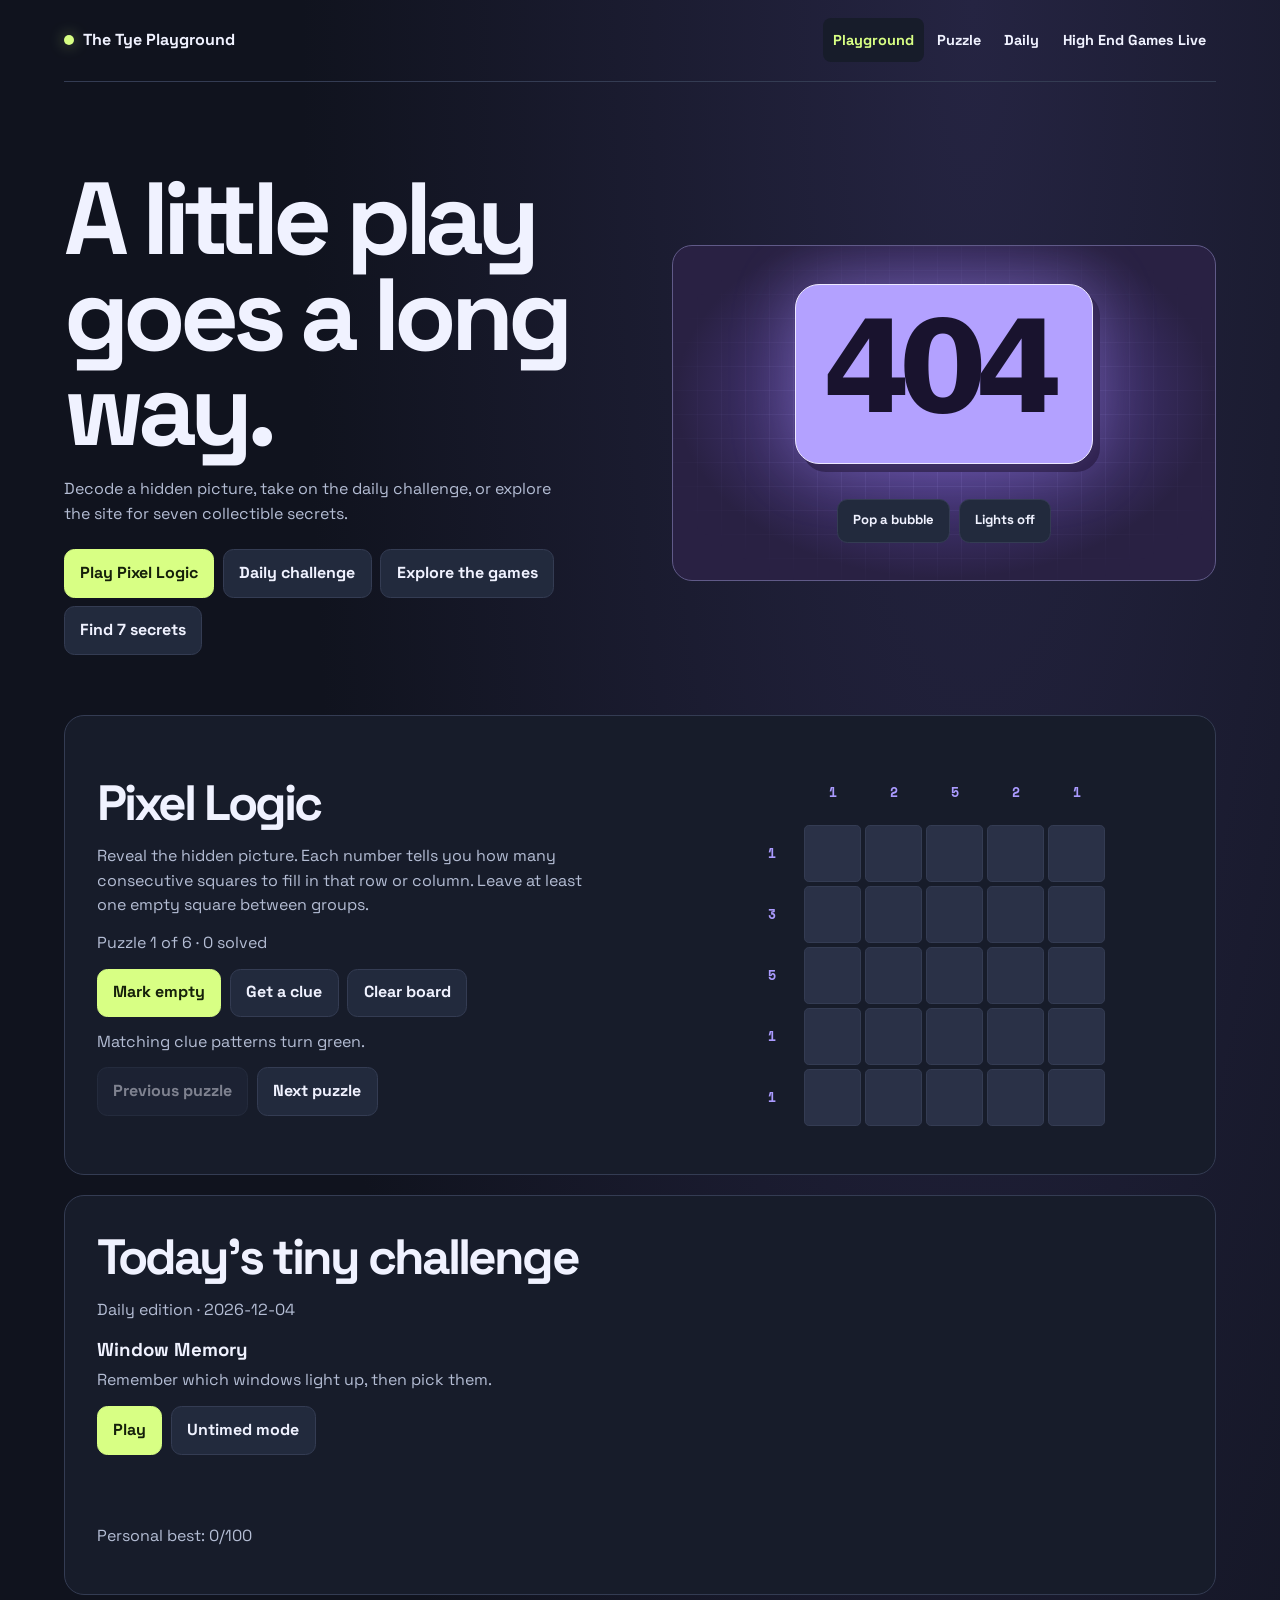
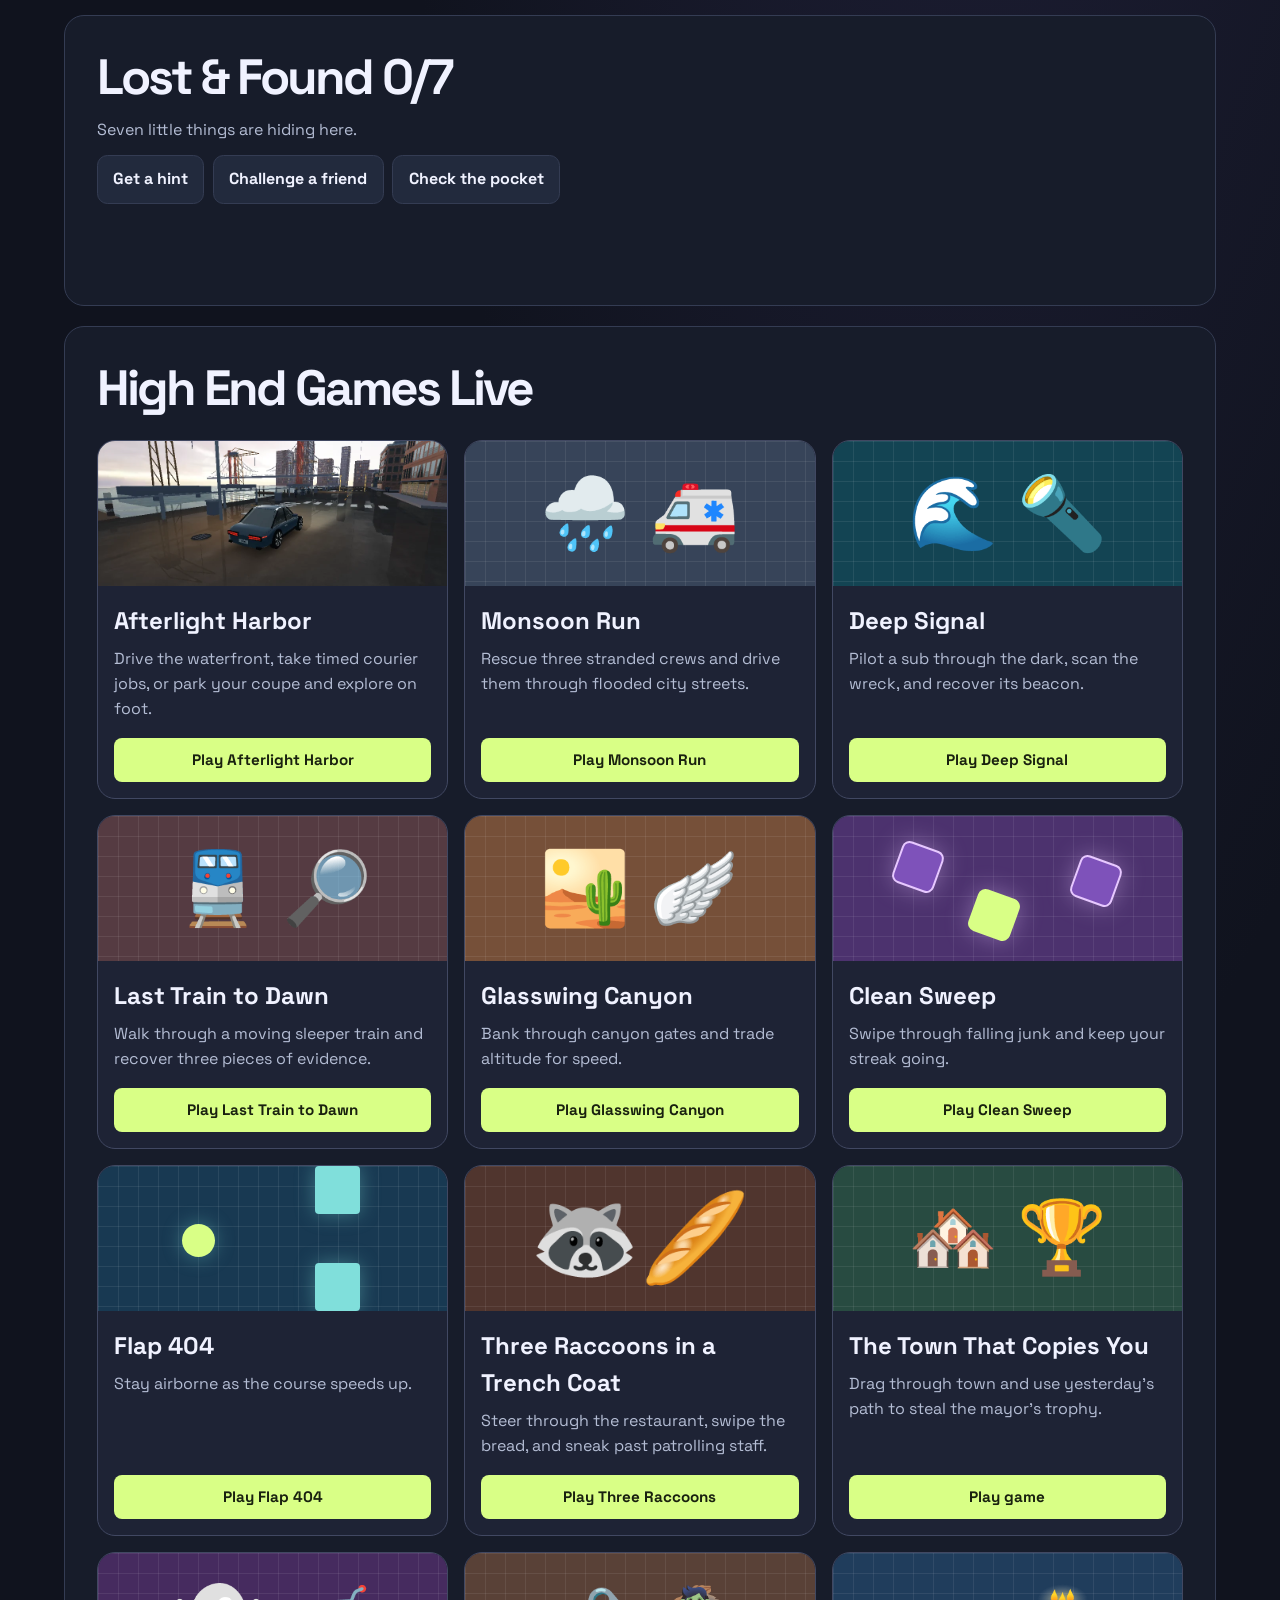
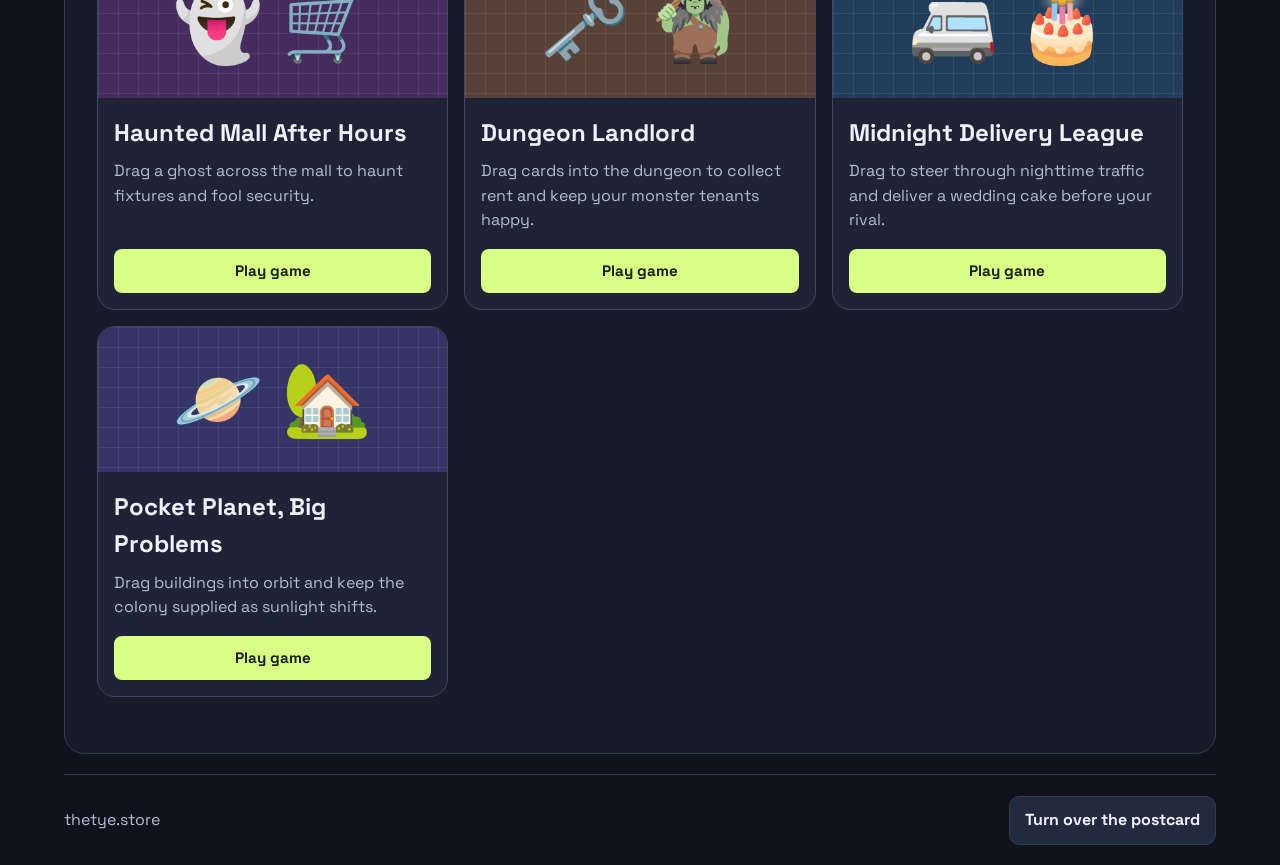
<file: index.html>
<!DOCTYPE html>
<html lang="en">
<head>
<meta charset="utf-8">
<meta name="viewport" content="width=device-width, initial-scale=1">
<title>The Tye Playground — Free Mini Games & Hidden Surprises</title>
<meta name="description" content="Solve a Pixel Logic picture puzzle, play a daily game, and find seven hidden surprises at The Tye Playground.">
<link rel="canonical" href="https://thetye.store/">
<meta property="og:title" content="The Tye Playground">
<meta property="og:description" content="A tiny daily game and seven hidden surprises. Come play.">
<link rel="stylesheet" href="./playground.css">
<style>
*{box-sizing:border-box}
body{margin:0;background:#f7f2e7;color:#212421;font:1rem/1.55 system-ui,sans-serif}
header,main,footer{width:min(68rem,calc(100% - 2rem));margin:auto}
header,footer{display:flex;align-items:center;justify-content:space-between;gap:1rem;padding:1.3rem 0}
a{color:inherit;text-underline-offset:.22em}
h1,h2,p{margin:0 0 .8rem}
h1{font:700 clamp(3rem,7vw,6rem)/.95 Georgia,serif;letter-spacing:-.06em}
h2{font:700 2rem/1.15 Georgia,serif}
button,.action{font:inherit;font-weight:700;cursor:pointer;border:2px solid #212421;border-radius:2rem;background:#fff9ed;color:#212421;padding:.65rem 1rem;text-decoration:none}
button:focus-visible,a:focus-visible{outline:3px solid #6344a8;outline-offset:4px}
.primary{background:#f9ce57}
.hero{display:grid;grid-template-columns:1fr 1fr;gap:2rem;align-items:center;padding:2rem 0}
.scene{min-height:20rem;border:2px solid #212421;border-radius:2rem;background:#c6dcca;display:grid;place-items:center;position:relative;padding:1rem}
.scene.night{background:#292640;color:#fff9ed}
.scene.night button{background:#ffe8a5}
.spinner{font:900 clamp(4rem,13vw,8rem)/1 system-ui,sans-serif;letter-spacing:-.1em;padding:.2em .32em .3em .2em;border-radius:1.5rem;background:#f9ce57;box-shadow:5px 5px #212421}
.toys,.actions,.row{display:flex;flex-wrap:wrap;gap:.55rem;align-items:center}
section.card{background:#fff9ed;border:2px solid #212421;border-radius:1.5rem;padding:clamp(1rem,4vw,2rem);margin:1rem 0}
.board{display:flex;flex-wrap:wrap;gap:.45rem;margin:1rem 0}
.board button{min-width:3.1rem;min-height:3.1rem}
.board .lit{background:#f9ce57}
.status{min-height:1.55em;margin:.8rem 0}
[hidden]{display:none!important}
@media(max-width:680px){.hero{grid-template-columns:1fr;gap:1rem;padding-top:1rem}.scene{min-height:17rem}}

:root{color-scheme:dark;--ink:#10131e;--panel:#171c2a;--line:#343c53;--paper:#f0f2ff;--muted:#b4bdd4;--accent:#d8ff84;--violet:#ab9bff}
body{background:var(--tye-backdrop);color:var(--paper);font-family:'Space Grotesk',system-ui,sans-serif}
header,main,footer{width:min(72rem,calc(100% - 2rem))}
header{border-bottom:1px solid var(--line);padding:1.15rem 0}

header #logo{border:0;padding:.2rem 0;background:none;color:var(--paper)}

h1,h2{font-family:'Space Grotesk',system-ui,sans-serif;color:var(--paper);letter-spacing:-.06em}
h1{font-size:clamp(3.15rem,8vw,7rem);line-height:.93;margin-bottom:1.25rem}
h2{font-size:clamp(2rem,5vw,3.1rem)}
h3{margin:.75rem 0 .25rem}
p,footer{color:var(--muted)}
.hero{gap:clamp(1.5rem,5vw,5rem);padding:clamp(2.5rem,7vw,6.5rem) 0 2.5rem}
.hero p{max-width:31rem;margin-bottom:1.4rem}
button,.action{border:1px solid var(--line);border-radius:.65rem;background:#222a3d;color:var(--paper);padding:.68rem .95rem;min-height:44px}
button:not(:disabled):hover,.action:hover{border-color:var(--accent)}
button:focus-visible,a:focus-visible{outline-color:var(--violet)}
button:disabled{opacity:.48;cursor:default}
.primary{background:var(--accent);color:#15200a;border-color:var(--accent)}
.scene{isolation:isolate;overflow:hidden;min-width:0;min-height:21rem;border:1px solid #605a88;border-radius:1.25rem;background:radial-gradient(ellipse at 50% 45%,#634ab0,#292143 70%);padding:1.25rem}
.scene::before{position:absolute;inset:0;content:"";z-index:-1;background:linear-gradient(90deg,#b7aaff25 1px,transparent 1px),linear-gradient(#b7aaff25 1px,transparent 1px);background-size:24px 24px;mask-image:radial-gradient(ellipse,#000,transparent 82%)}
.scene.night{background:radial-gradient(ellipse at 50% 45%,#253c57,#101522 75%)}
.scene.night button{background:#262e44;color:var(--paper)}
.spinner{border:1px solid #eee9ff;background:#b3a1ff;color:#19132e;box-shadow:0 0 4rem #b3a1ff55,7px 8px #261943;padding:.15em .32em .24em .2em}
.scene .toys{justify-content:center}
.scene .toys button{font-size:.82rem}
section.card{background:var(--panel);border:1px solid var(--line);border-radius:1.25rem;margin:1.25rem 0}
#daily .board .lit{background:var(--accent);color:#16200c}
#daily .board button[aria-pressed=true]{outline:2px solid var(--violet)}
.puzzle-layout{display:grid;grid-template-columns:minmax(0,1fr) minmax(0,1fr);align-items:center;gap:clamp(1rem,4vw,4rem)}
.puzzle-board{--cell:clamp(38px,10vw,57px);display:grid;grid-template-columns:repeat(6,var(--cell));grid-auto-rows:var(--cell);gap:4px;justify-content:center;margin-block:1rem}
.puzzle-board > *{min-width:0;min-height:0}
.puzzle-board span{display:grid;place-content:center;font:700 .8rem 'Space Mono',monospace;color:var(--violet);text-align:center}
.puzzle-board button{padding:0;border-radius:.3rem;background:#2a3147;font-weight:700;color:var(--paper);touch-action:manipulation;min-height:0}
.puzzle-board button[data-state=filled]{background:var(--accent);color:#18230d;border-color:var(--accent)}
.puzzle-board button[data-state=marked]{background:#232839;color:var(--violet)}
.puzzle-board button[data-hint=true]{outline:2px solid var(--violet);outline-offset:1px}
.puzzle-board span[data-match=true]{color:var(--accent)}
footer{border-top:1px solid var(--line)}
#collection{display:flex;flex-wrap:wrap;gap:.5rem;list-style:none;padding:0}
#collection li{padding:.25rem .65rem;border:1px solid var(--line);border-radius:.35rem}
@media(max-width:720px){.hero,.puzzle-layout{grid-template-columns:1fr}.hero{padding-top:2.4rem}.scene{min-height:16rem}.puzzle-board{justify-content:start}}
@media(max-width:360px){.puzzle-board{--cell:clamp(30px,10vw,36px)}header nav{gap:.55rem}}
</style>
</head>
<body>
<header class="tye-header">
<button id="logo" class="tye-brand" type="button">The Tye Playground</button>
<nav aria-label="Main"><a href="./" aria-current="page">Playground</a><a href="./#pattern">Puzzle</a><a href="./#daily">Daily</a><a href="./404.html#games">High End Games Live</a></nav>
</header>
<main>
<div class="hero">
<div>
<h1>A little play goes a long way.</h1>
<p>Decode a hidden picture, take on the daily challenge, or explore the site for seven collectible secrets.</p>
<div class="actions">
<a class="action primary" href="#pattern">Play Pixel Logic</a><a class="action" href="#daily">Daily challenge</a>
<a class="action" href="./404.html#games">Explore the games</a><a class="action" href="#secrets">Find 7 secrets</a>
</div>
</div>
<div class="scene" id="scene">
<button class="spinner" id="spinner" type="button" aria-label="Spin the 404">404</button>
<div class="toys">
<button id="bubble" type="button">Pop a bubble</button>
<button id="light" type="button" aria-pressed="false">Lights off</button>
<button id="ghost" type="button" hidden>Follow the footprints</button>
</div>
</div>
</div>
<section class="card puzzle-layout" id="pattern">
<div>
<h2>Pixel Logic</h2>
<p>Reveal the hidden picture. Each number tells you how many consecutive squares to fill in that row or column. Leave at least one empty square between groups.</p>
<p id="puzzleNumber"></p>
<div class="row">
<button class="primary" id="markMode" type="button" aria-pressed="false">Mark empty</button>
<button id="puzzleHint" type="button">Get a clue</button>
<button id="puzzleReset" type="button">Clear board</button>
</div>
<p class="status" id="puzzleStatus" role="status"></p>
<div class="row">
<button id="puzzlePrev" type="button">Previous puzzle</button>
<button id="puzzleNext" type="button">Next puzzle</button>
</div>
</div>
<div id="puzzleBoard" class="puzzle-board" role="group" aria-label="Pixel Logic puzzle"></div>
</section>
<section class="card" id="daily">
<h2>Today’s tiny challenge</h2>
<p id="dailyDate"></p>
<h3 id="gameName"></h3>
<p id="instructions"></p>
<div class="row">
<button class="primary" id="start" type="button">Play</button>
<button id="relaxed" type="button" aria-pressed="false">Untimed mode</button>
</div>
<div class="board" id="board"></div>
<p class="status" id="gameStatus" role="status"></p>
<p id="best"></p>
<div class="row" id="gameShare" hidden>
<button id="shareScore" type="button">Share my score</button>
</div>
</section>
<section class="card" id="secrets">
<h2>Lost &amp; Found <span id="count"></span></h2>
<p id="found" role="status">Seven little things are hiding here.</p>
<div class="row">
<button id="hint" type="button">Get a hint</button>
<button id="shareHunt" type="button">Challenge a friend</button>
<button id="pocket" type="button">Check the pocket</button>
</div>
<p id="hintText" class="status" role="status"></p>
<ul id="collection"></ul>
<div id="room" hidden>
<h3>The Lost &amp; Found room</h3>
<p>All seven treasures are back. The workshop door is open.</p>
<a href="./404.html">Open the original 404 workshop</a>
</div>
</section>
<section class="card playground-games" id="games">
<h2>High End Games Live</h2>
<div class="arcade-grid">
<article><div class="arcade-art" style="background:url('/games/afterlight-harbor/waterfront.webp') center 58% / cover" aria-hidden="true"></div><div class="arcade-copy"><h3>Afterlight Harbor</h3><p>Drive the waterfront, take timed courier jobs, or park your coupe and explore on foot.</p><a class="play-link" href="/games/afterlight-harbor/">Play Afterlight Harbor</a></div></article>
<article><div class="arcade-art feature-art" style="background-color:#374459" aria-hidden="true">🌧️ 🚑</div><div class="arcade-copy"><h3>Monsoon Run</h3><p>Rescue three stranded crews and drive them through flooded city streets.</p><a class="play-link" href="./games/monsoon-run/">Play Monsoon Run</a></div></article>
<article><div class="arcade-art feature-art" style="background-color:#134453" aria-hidden="true">🌊 🔦</div><div class="arcade-copy"><h3>Deep Signal</h3><p>Pilot a sub through the dark, scan the wreck, and recover its beacon.</p><a class="play-link" href="./games/deep-signal/">Play Deep Signal</a></div></article>
<article><div class="arcade-art feature-art" style="background-color:#553b42" aria-hidden="true">🚆 🔎</div><div class="arcade-copy"><h3>Last Train to Dawn</h3><p>Walk through a moving sleeper train and recover three pieces of evidence.</p><a class="play-link" href="./games/last-train-to-dawn/">Play Last Train to Dawn</a></div></article>
<article><div class="arcade-art feature-art" style="background-color:#765039" aria-hidden="true">🏜️ 🪽</div><div class="arcade-copy"><h3>Glasswing Canyon</h3><p>Bank through canyon gates and trade altitude for speed.</p><a class="play-link" href="./games/glasswing-canyon/">Play Glasswing Canyon</a></div></article>
<article><div class="arcade-art sweep-art" aria-hidden="true"><i></i><i></i><i></i></div><div class="arcade-copy"><h3>Clean Sweep</h3><p>Swipe through falling junk and keep your streak going.</p><a class="play-link" href="./404.html#games-clean-sweep">Play Clean Sweep</a></div></article>
<article><div class="arcade-art flight-art" aria-hidden="true"><i></i><i></i><i></i></div><div class="arcade-copy"><h3>Flap 404</h3><p>Stay airborne as the course speeds up.</p><a class="play-link" href="./404.html#games-flap">Play Flap 404</a></div></article>
<article><div class="arcade-art raccoon-art" aria-hidden="true">🦝🥖</div><div class="arcade-copy"><h3>Three Raccoons in a Trench Coat</h3><p>Steer through the restaurant, swipe the bread, and sneak past patrolling staff.</p><a class="play-link" href="./games/three-raccoons/">Play Three Raccoons</a></div></article>
<article><div class="arcade-art feature-art town-that-copies-you-art" aria-hidden="true">🏘️ 🏆</div><div class="arcade-copy"><h3>The Town That Copies You</h3><p>Drag through town and use yesterday’s path to steal the mayor’s trophy.</p><a class="play-link" aria-label="Play The Town That Copies You" href="./games/town-that-copies-you/">Play game</a></div></article>
<article><div class="arcade-art feature-art haunted-mall-art" aria-hidden="true">👻 🛒</div><div class="arcade-copy"><h3>Haunted Mall After Hours</h3><p>Drag a ghost across the mall to haunt fixtures and fool security.</p><a class="play-link" aria-label="Play Haunted Mall After Hours" href="./games/haunted-mall/">Play game</a></div></article>
<article><div class="arcade-art feature-art dungeon-landlord-art" aria-hidden="true">🗝️ 🧌</div><div class="arcade-copy"><h3>Dungeon Landlord</h3><p>Drag cards into the dungeon to collect rent and keep your monster tenants happy.</p><a class="play-link" aria-label="Play Dungeon Landlord" href="./games/dungeon-landlord/">Play game</a></div></article>
<article><div class="arcade-art feature-art midnight-delivery-art" aria-hidden="true">🚐 🎂</div><div class="arcade-copy"><h3>Midnight Delivery League</h3><p>Drag to steer through nighttime traffic and deliver a wedding cake before your rival.</p><a class="play-link" aria-label="Play Midnight Delivery League" href="./games/midnight-delivery/">Play game</a></div></article>
<article><div class="arcade-art feature-art pocket-planet-art" aria-hidden="true">🪐 🏡</div><div class="arcade-copy"><h3>Pocket Planet, Big Problems</h3><p>Drag buildings into orbit and keep the colony supplied as sunlight shifts.</p><a class="play-link" aria-label="Play Pocket Planet, Big Problems" href="./games/pocket-planet/">Play game</a></div></article>
</div>
</section>
</main>
<footer><span>thetye.store</span><button id="postcard" type="button">Turn over the postcard</button></footer>
<script>
"use strict";
const byId = id => document.getElementById(id);
function read(key, fallback) {
  try { return JSON.parse(localStorage.getItem(key)) ?? fallback; }
  catch { return fallback; }
}
function write(key, value) {
  try { localStorage.setItem(key, JSON.stringify(value)); } catch {}
}

const objects = {
  teapot: ["Teapot", "Spin the big 404 a few times."],
  pearl: ["Pearl", "Try popping a few bubbles."],
  footprints: ["Tiny boots", "Some things only show up with the lights off."],
  badge: ["Name badge", "Tap the playground’s name three times."],
  pebble: ["Lucky pebble", "Check the pocket in Lost & Found."],
  star: ["Gold star", "Finish a daily challenge round."],
  stamp: ["Postage stamp", "There’s something on the back of the postcard."]
};
const saved = read("tye-playground-found", []);
const collected = new Set(Array.isArray(saved) ? saved.filter(id => Object.hasOwn(objects, id)) : []);
function renderCollection() {
  byId("count").textContent = collected.size + "/7";
  byId("collection").replaceChildren(...Array.from(collected, id => {
    const item = document.createElement("li");
    item.textContent = objects[id][0];
    return item;
  }));
  byId("room").hidden = collected.size !== 7;
}
function discover(id) {
  if (collected.has(id)) return;
  collected.add(id);
  write("tye-playground-found", [...collected]);
  renderCollection();
  byId("found").textContent = "You found " + objects[id][0] + "!";
  byId("hintText").textContent = "";
}
renderCollection();
let spins = 0;
let bubbles = 0;
let taps = 0;
byId("spinner").onclick = () => {
  spins++;
  const faces = ["404", "040", "440", "🫖"];
  byId("spinner").textContent = faces[spins % faces.length];
  if (spins % faces.length === 3) discover("teapot");
};
byId("bubble").onclick = () => {
  bubbles++;
  byId("bubble").textContent = bubbles === 3 ? "Pearl found!" : "Pop again (" + bubbles + ")";
  if (bubbles === 3) discover("pearl");
};
byId("light").onclick = () => {
  const night = byId("scene").classList.toggle("night");
  byId("light").setAttribute("aria-pressed", night);
  byId("light").textContent = night ? "Lights on" : "Lights off";
  byId("ghost").hidden = !night;
};
byId("ghost").onclick = () => { discover("footprints"); byId("ghost").textContent = "Tiny boots found!"; };
byId("logo").onclick = () => {
  taps++;
  if (taps === 3) { discover("badge"); byId("logo").textContent = "The Tye Playground ★"; }
};
byId("pocket").onclick = () => { discover("pebble"); byId("pocket").textContent = "Pebble found!"; };
byId("postcard").onclick = () => { discover("stamp"); byId("postcard").textContent = "Greetings from The Tye!"; };
byId("hint").onclick = () => {
  const next = Object.keys(objects).find(id => !collected.has(id));
  byId("hintText").textContent = next ? objects[next][1] : "You found everything. The hidden room is open.";
};

const params = new URLSearchParams(location.search);
const today = new Date().toISOString().slice(0, 10);
const requestedDay = params.get("day");
function validDay(value) {
  if (!/^\d{4}-\d{2}-\d{2}$/.test(value || "")) return false;
  const date = new Date(value + "T00:00:00Z");
  return Number.isFinite(date.getTime()) && date.toISOString().slice(0, 10) === value;
}
const day = validDay(requestedDay) ? requestedDay : today;
const seed = Date.parse(day + "T00:00:00Z") / 86400000;
const game = ((seed % 3) + 3) % 3;
const games = [
  ["Lantern Landing", "Stop the lantern as close to the center as you can."],
  ["Window Memory", "Remember which windows light up, then pick them."],
  ["Odd Umbrella", "Find the odd umbrella in three rounds."]
];
byId("dailyDate").textContent = day === today ? "Daily edition · " + day : "Shared challenge · " + day;
byId("gameName").textContent = games[game][0];
byId("instructions").textContent = games[game][1];
const target = params.get("score");
if (target !== null && /^\d{1,3}$/.test(target) && Number(target) <= 100) {
  byId("gameStatus").textContent = "Friend’s score to beat: " + target + "/100.";
}

let relaxed = params.get("mode") === "untimed" || matchMedia("(prefers-reduced-motion: reduce)").matches;
let timer;
let playing = false;
let lastScore = 0;
let lastMode = false;
const board = byId("board");
const status = message => { byId("gameStatus").textContent = message; };
const key = () => "tye-best-" + day + (relaxed ? "-relaxed" : "");
function renderMode() {
  byId("relaxed").setAttribute("aria-pressed", relaxed);
  byId("best").textContent = (relaxed ? "Untimed best: " : "Personal best: ") + read(key(), 0) + "/100";
}
renderMode();
byId("relaxed").onclick = () => { relaxed = !relaxed; renderMode(); };
function tile(label, action) {
  const button = document.createElement("button");
  button.type = "button";
  button.textContent = label;
  button.onclick = action;
  board.append(button);
  return button;
}
function finish(score) {
  clearInterval(timer);
  playing = false;
  lastScore = score;
  lastMode = relaxed;
  write(key(), Math.max(score, Number(read(key(), 0)) || 0));
  renderMode();
  status("Round complete. Score: " + score + "/100.");
  byId("start").textContent = "Play again";
  byId("relaxed").disabled = false;
  byId("gameShare").hidden = false;
  board.replaceChildren();
  byId("start").focus();
  discover("star");
}

function lantern() {
  let position = ((seed % 9) + 9) % 9;
  let direction = position === 8 ? -1 : 1;
  let steps = 0;
  let score = 0;
  let round = 0;
  const track = document.createElement("div");
  track.setAttribute("aria-hidden", "true");
  board.append(track);
  const draw = () => {
    track.textContent = Array.from({length: 9}, (_, i) => i === position ? "🏮" : i === 4 ? "│" : "·").join(" ");
    if (relaxed) status("Lantern at position " + (position + 1) + " of 9. Center is 5.");
  };
  function step() {
    position += direction;
    if (position === 0 || position === 8) direction *= -1;
    draw();
  }
  function stop() {
    score += 100 - Math.abs(position - 4) * 25;
    round++;
    if (round === 3) { finish(Math.round(score / 3)); return; }
    if (!relaxed) status("Round " + (round + 1) + " of 3.");
    step();
  }
  if (relaxed) tile("Move lantern", step);
  const stopButton = tile("Stop lantern", stop);
  stopButton.focus();
  draw();
  if (!relaxed) timer = setInterval(() => {
    step();
    if (++steps >= 108) finish(Math.round(score / 3));
  }, 165);
}
function memory() {
  const lights = new Set();
  for (let n = 0; n < 3; n++) lights.add((((seed + n * 4) % 9) + 9) % 9);
  const guesses = new Set();
  status("Memorize windows " + [...lights].map(i => i + 1).join(", ") + ".");
  const ready = tile("Ready", begin);
  const tiles = Array.from({length: 9}, (_, i) => {
    const button = tile(String(i + 1), () => {
      if (guesses.has(i)) return;
      guesses.add(i);
      button.setAttribute("aria-pressed", "true");
      if (guesses.size === 3) finish(Math.round(100 * [...guesses].filter(n => lights.has(n)).length / 3));
    });
    button.disabled = true;
    button.classList.toggle("lit", lights.has(i));
    return button;
  });
  function begin() {
    clearTimeout(timer);
    ready.remove();
    for (const button of tiles) {
      button.disabled = false;
      button.classList.remove("lit");
      button.setAttribute("aria-pressed", "false");
    }
    status("Pick the three windows that were lit.");
    tiles[0].focus();
  }
  ready.focus();
  if (!relaxed) timer = setTimeout(begin, 4800);
}
function oddUmbrella() {
  let round = 0;
  let correct = 0;
  function draw() {
    board.replaceChildren();
    const odd = (((seed * 7 + round * 5) % 12) + 12) % 12;
    const choose = index => {
      clearTimeout(timer);
      if (index === odd) correct++;
      round++;
      if (round === 3) finish(Math.round(correct * 100 / 3));
      else draw();
    };
    for (let i = 0; i < 12; i++) {
      const button = tile(i === odd ? "☂" : "☔", () => choose(i));
      button.setAttribute("aria-label", (i === odd ? "Dry umbrella" : "Umbrella with rain") + " " + (i + 1));
    }
    board.firstChild.focus();
    status("Round " + (round + 1) + " of 3.");
    if (!relaxed) timer = setTimeout(() => choose(-1), 7000);
  }
  draw();
}
byId("start").onclick = () => {
  clearInterval(timer);
  board.replaceChildren();
  playing = true;
  byId("start").textContent = "Restart";
  byId("relaxed").disabled = true;
  byId("gameShare").hidden = true;
  status("Round 1 of 3.");
  if (game === 0) lantern();
  else if (game === 1) memory();
  else oddUmbrella();
};
async function share(text, url, feedback) {
  try {
    if (navigator.share) await navigator.share({text, url});
    else {
      await navigator.clipboard.writeText(text + " " + url);
      feedback("Challenge link copied.");
    }
  } catch (error) {
    if (error.name === "AbortError") return;
    feedback("Copy this challenge link: " + url);
  }
}
byId("shareScore").onclick = () => {
  if (playing) return;
  const url = new URL("./", location.href);
  url.searchParams.set("day", day);
  url.searchParams.set("score", lastScore);
  if (lastMode) url.searchParams.set("mode", "untimed");
  url.hash = "daily";
  share("I scored " + lastScore + "/100 in " + games[game][0] + ". Can you beat it?", url.href, status);
};
byId("shareHunt").onclick = () => {
  const url = new URL("./#secrets", location.href);
  share("I found " + collected.size + "/7 secrets at The Tye Playground. How many can you find?", url.href,
    message => { byId("hintText").textContent = message; });
};

const pictures = [
  ["Arrow", "00100 01110 11111 00100 00100"],
  ["Flower", "01110 11011 11111 11011 01110"],
  ["Diamond", "00100 01110 11111 01110 00100"],
  ["Heart", "11011 11111 11111 01110 00100"],
  ["Stamp", "11111 10001 10101 10001 11111"],
  ["Rocket", "00100 01110 10101 00100 01110"]
];
const puzzleBoard = byId("puzzleBoard");
const puzzleStatus = byId("puzzleStatus");
const markMode = byId("markMode");
const savedPuzzles = read("tye-pixel-boards", {});
const boards = savedPuzzles && typeof savedPuzzles === "object" ? savedPuzzles : {};
const savedCompletions = read("tye-pixel-completed", []);
const completedPuzzles = new Set(Array.isArray(savedCompletions) ? savedCompletions : []);
let puzzleIndex = Number(read("tye-pixel-index", 0));
if (!Number.isInteger(puzzleIndex) || !pictures[puzzleIndex]) puzzleIndex = 0;
let marking = false;
let cells = [];
let cellButtons = [];
let clueLabels = [];
let hinted = -1;
const indices = Array.from({length: 5}, (_, i) => i);
const lines = [
  ...indices.map(r => indices.map(c => r * 5 + c)),
  ...indices.map(c => indices.map(r => r * 5 + c))
];
const possibleLines = Array.from({length: 32}, (_, i) => i.toString(2).padStart(5, "0"));
const clues = bits => (bits.match(/1+/g) || [""]).map(group => group.length).join(" ");
const solution = () => pictures[puzzleIndex][1].replaceAll(" ", "");
const lineBits = (line, bits) => line.map(i => bits[i]).join("");

function refreshPuzzle() {
  const answer = solution();
  const filled = cells.map(value => value === 1 ? "1" : "0");
  const solved = filled.join("") === answer;
  if (solved) {
    completedPuzzles.add(puzzleIndex);
    write("tye-pixel-completed", [...completedPuzzles]);
  }
  byId("puzzleNumber").textContent = "Puzzle " + (puzzleIndex + 1) + " of " + pictures.length
    + " · " + completedPuzzles.size + " solved";
  clueLabels.forEach((label, i) => {
    label.dataset.match = clues(lineBits(lines[i], filled)) === clues(lineBits(lines[i], answer));
  });
  cellButtons.forEach((button, i) => {
    const state = ["blank", "filled", "marked"][cells[i]];
    button.dataset.state = state;
    button.dataset.hint = i === hinted;
    button.textContent = state === "marked" ? "×" : "";
    button.setAttribute("aria-label", "Row " + (Math.floor(i / 5) + 1) + ", column " + (i % 5 + 1) + ", " + state);
    button.setAttribute("aria-pressed", cells[i] === 1);
  });
  if (solved) puzzleStatus.textContent = "Solved! You revealed the " + pictures[puzzleIndex][0].toLowerCase() + ".";
  return solved;
}

function savePuzzle() {
  boards[puzzleIndex] = cells.join("");
  write("tye-pixel-boards", boards);
}

function showPuzzle(index) {
  puzzleIndex = index;
  write("tye-pixel-index", index);
  const savedBoard = boards[index];
  cells = typeof savedBoard === "string" && /^[012]{25}$/.test(savedBoard)
    ? Array.from(savedBoard, Number) : Array(25).fill(0);
  hinted = -1;
  cellButtons = [];
  clueLabels = [];
  puzzleBoard.replaceChildren();
  puzzleStatus.textContent = "Matching clue patterns turn green.";
  const answer = solution();
  function label(lineIndex, name) {
    const element = document.createElement("span");
    const numbers = clues(lineBits(lines[lineIndex], answer));
    element.textContent = numbers;
    element.setAttribute("aria-label", name + ": " + numbers);
    clueLabels[lineIndex] = element;
    puzzleBoard.append(element);
  }
  puzzleBoard.append(document.createElement("span"));
  indices.forEach(c => label(c + 5, "Column " + (c + 1)));
  indices.forEach(r => {
    label(r, "Row " + (r + 1));
    indices.forEach(c => {
      const i = r * 5 + c;
      const button = document.createElement("button");
      button.type = "button";
      button.onclick = () => {
        const next = marking ? 2 : 1;
        cells[i] = cells[i] === next ? 0 : next;
        hinted = -1;
        puzzleStatus.textContent = "Matching clue patterns turn green.";
        savePuzzle();
        refreshPuzzle();
      };
      cellButtons.push(button);
      puzzleBoard.append(button);
    });
  });
  byId("puzzlePrev").disabled = index === 0;
  byId("puzzleNext").disabled = index === pictures.length - 1;
  refreshPuzzle();
}
markMode.onclick = () => {
  marking = !marking;
  markMode.setAttribute("aria-pressed", marking);
  markMode.textContent = marking ? "Mark empty: on" : "Mark empty";
};
byId("puzzlePrev").onclick = () => showPuzzle(puzzleIndex - 1);
byId("puzzleNext").onclick = () => showPuzzle(puzzleIndex + 1);
byId("puzzleReset").onclick = () => {
  cells.fill(0);
  hinted = -1;
  savePuzzle();
  puzzleStatus.textContent = "Board cleared.";
  refreshPuzzle();
};
byId("puzzleHint").onclick = () => {
  const answer = solution();
  const mismatch = cells.findIndex((value, i) => (value === 1 && answer[i] === "0") || (value === 2 && answer[i] === "1"));
  let index = mismatch;
  let reason = "Recheck";
  if (index < 0) {
    for (const line of lines) {
      const candidates = possibleLines.filter(bits => clues(bits) === clues(lineBits(line, answer))
        && line.every((i, offset) => cells[i] === 0 || bits[offset] === (cells[i] === 1 ? "1" : "0")));
      const offset = line.findIndex((i, n) => cells[i] === 0 && candidates.every(bits => bits[n] === "1"));
      if (offset >= 0) { index = line[offset]; reason = "The clues require you to fill"; break; }
    }
  }
  if (index < 0) {
    index = cells.findIndex((value, i) => value === 0 && answer[i] === "1");
    reason = "Try filling";
  }
  hinted = index;
  if (!refreshPuzzle() && index >= 0) {
    puzzleStatus.textContent = reason + " row " + (Math.floor(index / 5) + 1) + ", column " + (index % 5 + 1) + ".";
  }
};
showPuzzle(puzzleIndex);

</script>
</body>
</html>
</file>
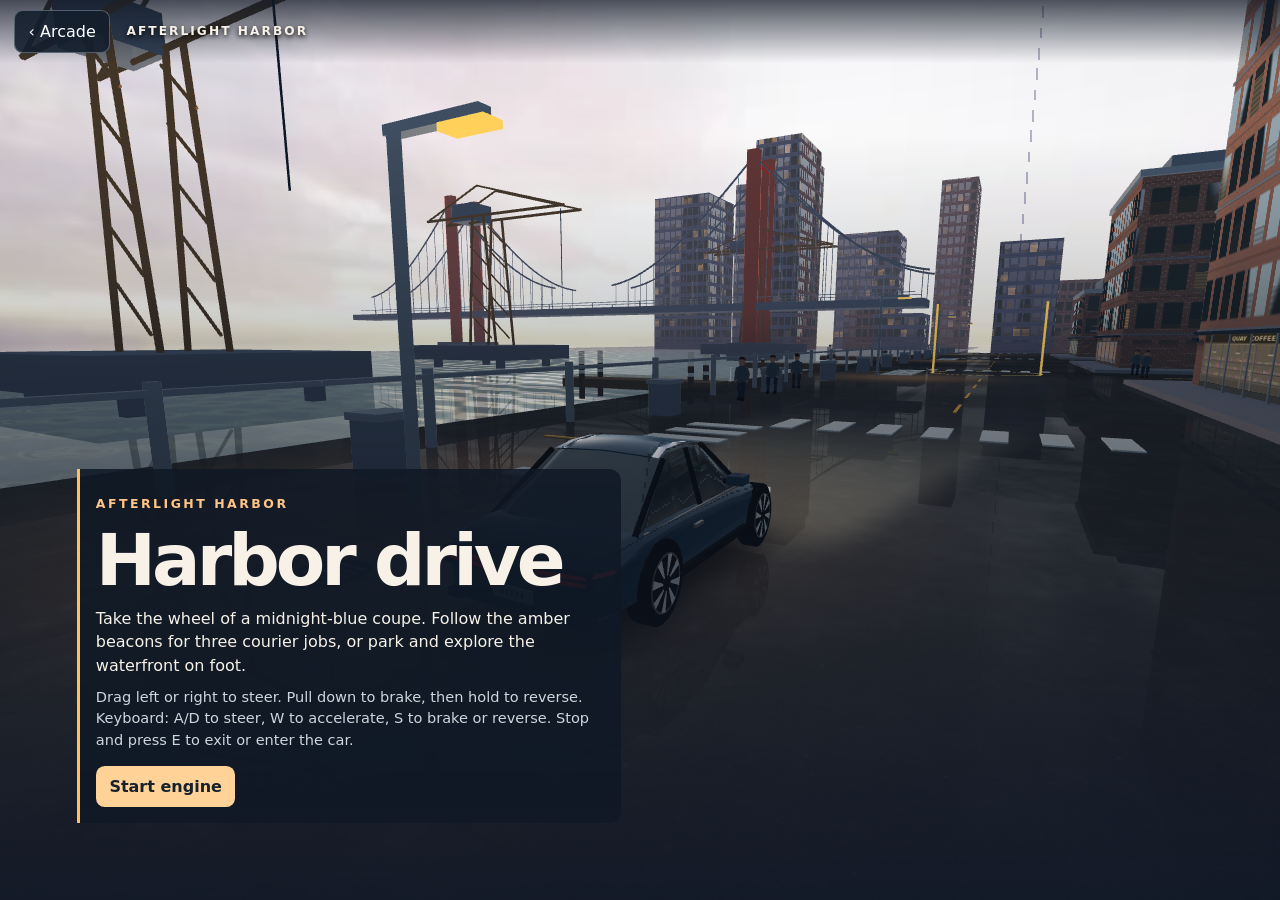
<file: games/afterlight-harbor/index.html>
<!doctype html>
<html lang="en"><head><meta charset="utf-8"><meta name="viewport" content="width=device-width,initial-scale=1,viewport-fit=cover">
<meta name="theme-color" content="#101825"><meta name="description" content="Cruise an original waterfront city at dusk in a real-time 3D driving game. Take three timed courier jobs or explore the streets.">
<title>Afterlight Harbor — High End Games Live</title><link rel="stylesheet" href="harbor.css"><script type="module" src="game.js"></script></head>
<body><main class="screen"><canvas id="scene" tabindex="0" aria-label="Afterlight Harbor driving scene" aria-describedby="controls"></canvas>
<header><a href="../../404.html#games">‹ Arcade</a><span>AFTERLIGHT HARBOR</span><button id="switch" type="button" hidden>Exit car</button><button id="pause" type="button" hidden>Pause</button></header>
<div class="objective" hidden><strong id="district"></strong><span id="brief"></span></div>
<div class="instruments" hidden><canvas id="map" width="260" height="260" aria-label="City map with car and destination"></canvas><div class="speed"><b id="speed">0</b><small>KM/H</small></div></div>
<div id="panel"><div class="dialog"><p class="area">AFTERLIGHT HARBOR</p><h1 id="title">Harbor drive</h1><p id="copy">Take the wheel of a midnight-blue coupe. Follow the amber beacons for three courier jobs, or park and explore the waterfront on foot.</p><p id="controls">Drag left or right to steer. Pull down to brake, then hold to reverse. Keyboard: A/D to steer, W to accelerate, S to brake or reverse. Stop and press E to exit or enter the car.</p><button id="go" type="button">Start engine</button></div></div>
<p id="announce" role="status"></p></main></body></html>
</file>
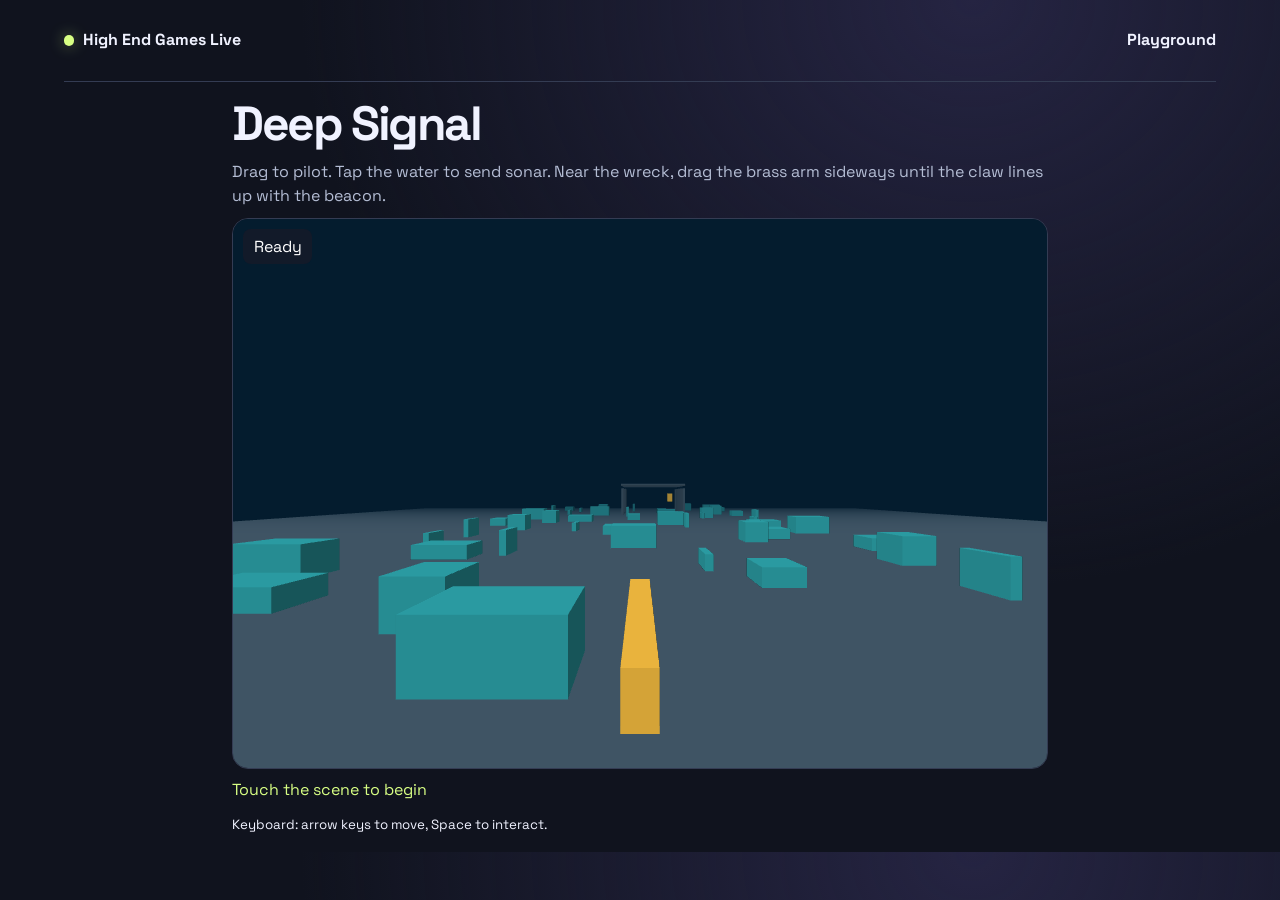
<file: games/deep-signal/index.html>
<!doctype html><html lang="en"><head><meta charset="utf-8"><meta name="viewport" content="width=device-width,initial-scale=1"><title>Deep Signal — High End Games Live</title><link rel="stylesheet" href="../../playground.css"><link rel="stylesheet" href="../touch-field.css"><style>canvas{background:#101926}#message{min-height:1.5em;color:var(--tye-accent)}#hud{pointer-events:none;position:absolute;left:.65rem;top:.65rem;background:#151a29db;color:white;border-radius:.5rem;padding:.35rem .65rem}</style><script defer src="../worlds/world.js"></script></head><body data-world="deep"><header class="tye-header"><a class="tye-brand" href="../../404.html#games">High End Games Live</a><a href="../../">Playground</a></header><main><h1>Deep Signal</h1><p id="tips"></p><div class="field"><canvas tabindex="0" aria-label="Deep Signal interactive 3D scene" aria-describedby="tips"></canvas><span id="hud">Ready</span></div><p id="message" role="status"></p><small>Keyboard: arrow keys to move, Space to interact.</small></main></body></html>
</file>
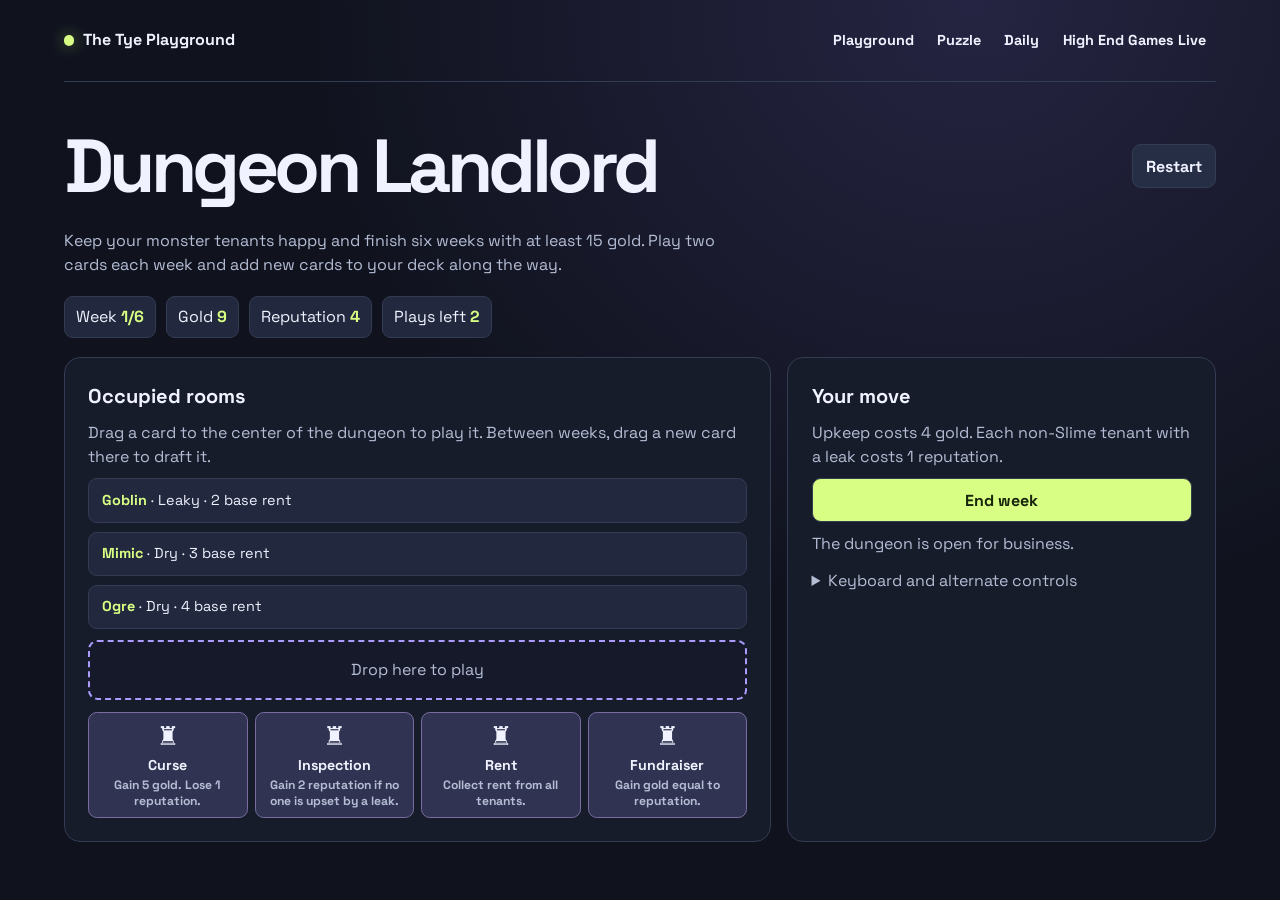
<file: games/dungeon-landlord/index.html>
<!doctype html>
<html lang="en">
<head>
<meta charset="utf-8">
<meta name="viewport" content="width=device-width,initial-scale=1">
<title>Dungeon Landlord — High End Games Live</title>
<meta name="description" content="Build a deck, collect rent from monsters, and keep the dungeon solvent.">
<link rel="stylesheet" href="../../playground.css">
<link rel="stylesheet" href="../games.css"><link rel="stylesheet" href="../gestures.css">
<script src="../arcade-games.js" defer></script>
</head>
<body data-game="dungeon-landlord">
<header class="tye-header"><a class="tye-brand" href="../../">The Tye Playground</a><nav aria-label="Main"><a href="../../">Playground</a><a href="../../#pattern">Puzzle</a><a href="../../#daily">Daily</a><a href="../../404.html#games">High End Games Live</a></nav></header>
<main>
<div class="heading"><h1>Dungeon Landlord</h1><button id="restart" type="button">Restart</button></div>
<p id="intro" class="intro"></p>
<div id="hud" class="hud" aria-label="Game status"></div>
<div class="layout">
<section class="panel" aria-labelledby="board-title"><h2 id="board-title"></h2><p id="gesture-help"></p><div id="board"></div></section>
<section class="panel"><h2>Your move</h2><p id="help"></p><div class="actions" id="actions" aria-label="Game actions" role="group"></div><p id="status" role="status"></p><details class="fallback"><summary>Keyboard and alternate controls</summary><div id="fallback-actions" class="actions"></div></details></section>
</div>
</main>
</body>
</html>
</file>
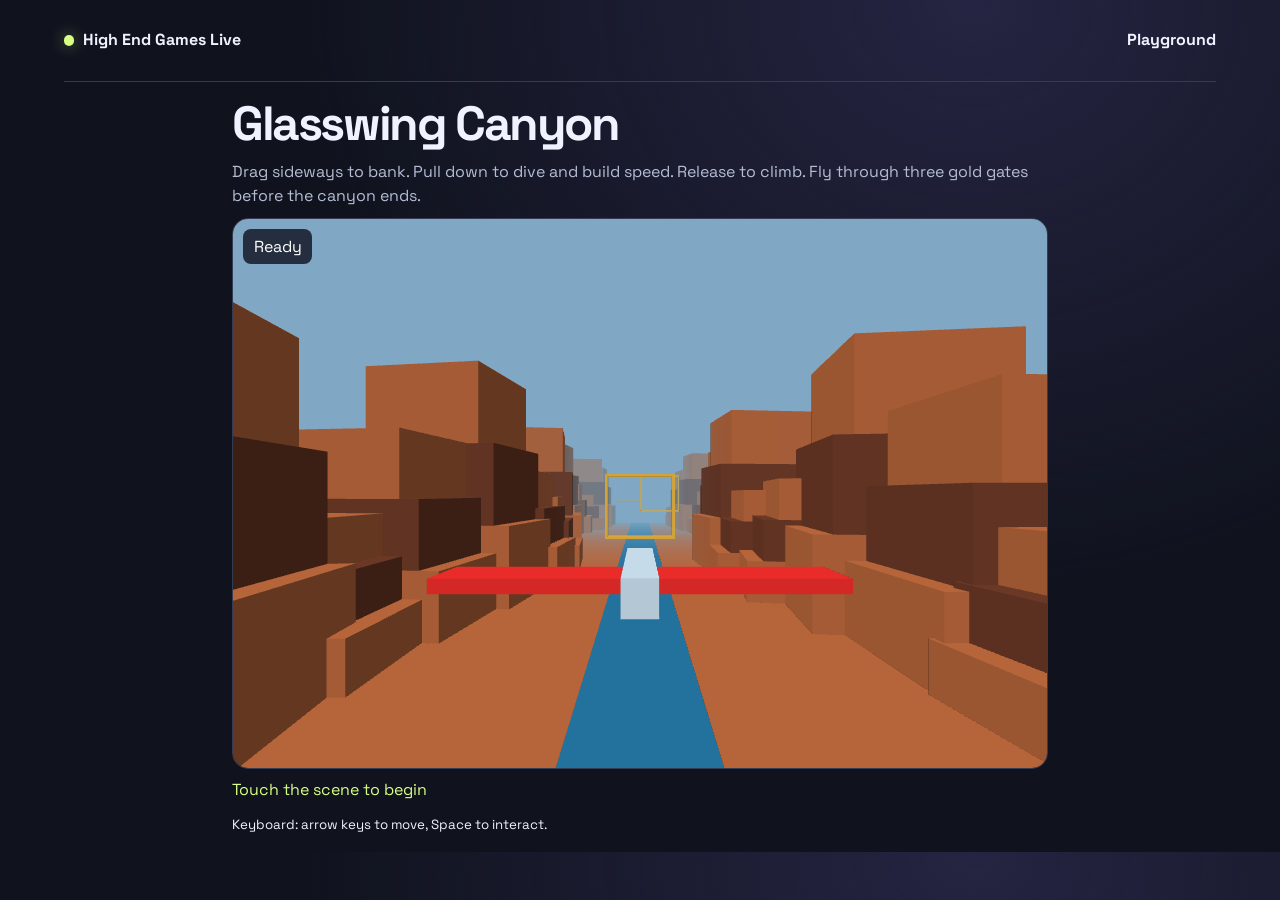
<file: games/glasswing-canyon/index.html>
<!doctype html><html lang="en"><head><meta charset="utf-8"><meta name="viewport" content="width=device-width,initial-scale=1"><title>Glasswing Canyon — High End Games Live</title><link rel="stylesheet" href="../../playground.css"><link rel="stylesheet" href="../touch-field.css"><style>canvas{background:#101926}#message{min-height:1.5em;color:var(--tye-accent)}#hud{pointer-events:none;position:absolute;left:.65rem;top:.65rem;background:#151a29db;color:white;border-radius:.5rem;padding:.35rem .65rem}</style><script defer src="../worlds/world.js"></script></head><body data-world="wing"><header class="tye-header"><a class="tye-brand" href="../../404.html#games">High End Games Live</a><a href="../../">Playground</a></header><main><h1>Glasswing Canyon</h1><p id="tips"></p><div class="field"><canvas tabindex="0" aria-label="Glasswing Canyon interactive 3D scene" aria-describedby="tips"></canvas><span id="hud">Ready</span></div><p id="message" role="status"></p><small>Keyboard: arrow keys to move, Space to interact.</small></main></body></html>
</file>
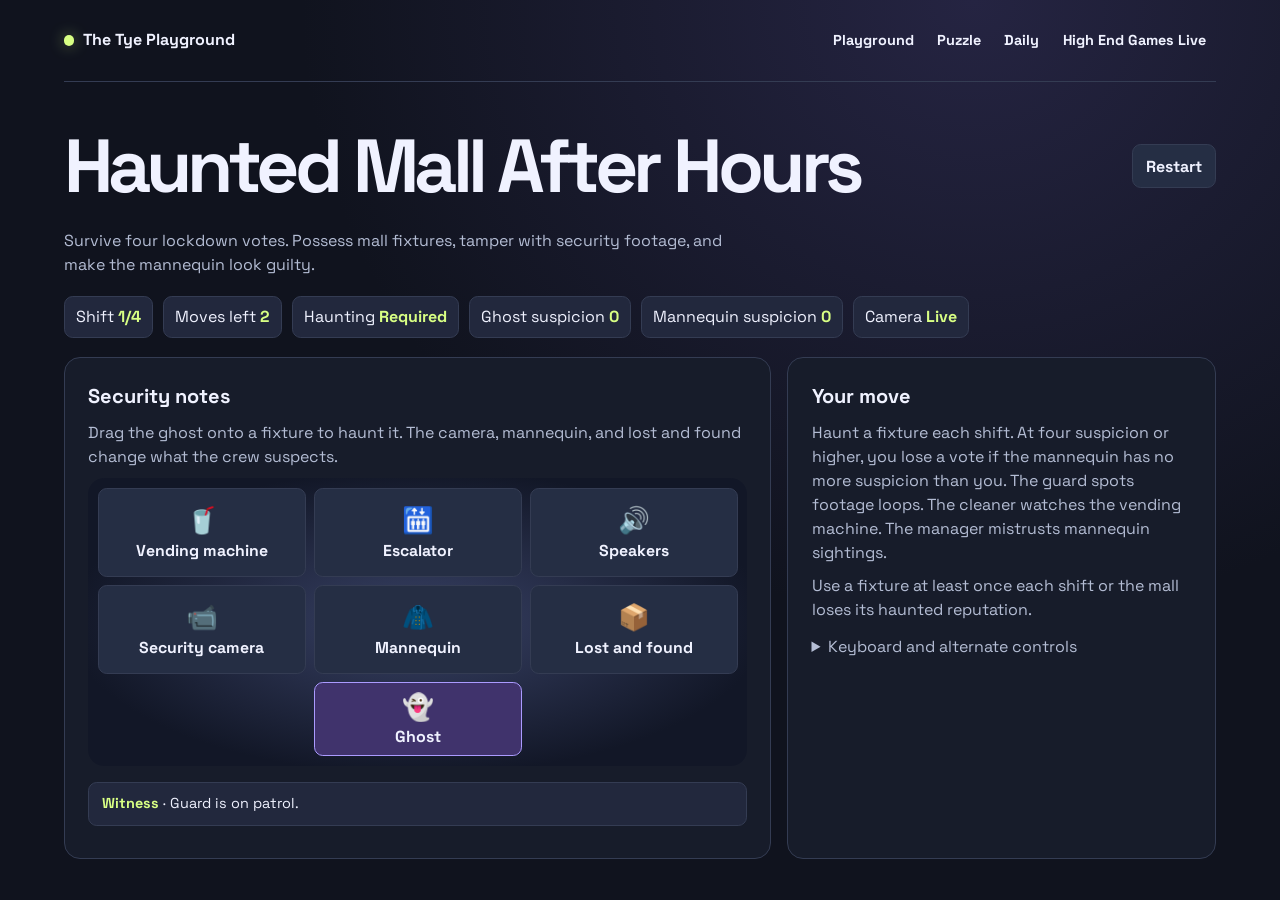
<file: games/haunted-mall/index.html>
<!doctype html>
<html lang="en">
<head>
<meta charset="utf-8">
<meta name="viewport" content="width=device-width,initial-scale=1">
<title>Haunted Mall After Hours — High End Games Live</title>
<meta name="description" content="Haunt the mall, fool its security crew, and pin the blame on a mannequin.">
<link rel="stylesheet" href="../../playground.css">
<link rel="stylesheet" href="../games.css"><link rel="stylesheet" href="../gestures.css">
<script src="../arcade-games.js" defer></script>
</head>
<body data-game="haunted-mall">
<header class="tye-header"><a class="tye-brand" href="../../">The Tye Playground</a><nav aria-label="Main"><a href="../../">Playground</a><a href="../../#pattern">Puzzle</a><a href="../../#daily">Daily</a><a href="../../404.html#games">High End Games Live</a></nav></header>
<main>
<div class="heading"><h1>Haunted Mall After Hours</h1><button id="restart" type="button">Restart</button></div>
<p id="intro" class="intro"></p>
<div id="hud" class="hud" aria-label="Game status"></div>
<div class="layout">
<section class="panel" aria-labelledby="board-title"><h2 id="board-title"></h2><p id="gesture-help"></p><div id="board"></div></section>
<section class="panel"><h2>Your move</h2><p id="help"></p><div class="actions" id="actions" aria-label="Game actions" role="group"></div><p id="status" role="status"></p><details class="fallback"><summary>Keyboard and alternate controls</summary><div id="fallback-actions" class="actions"></div></details></section>
</div>
</main>
</body>
</html>
</file>
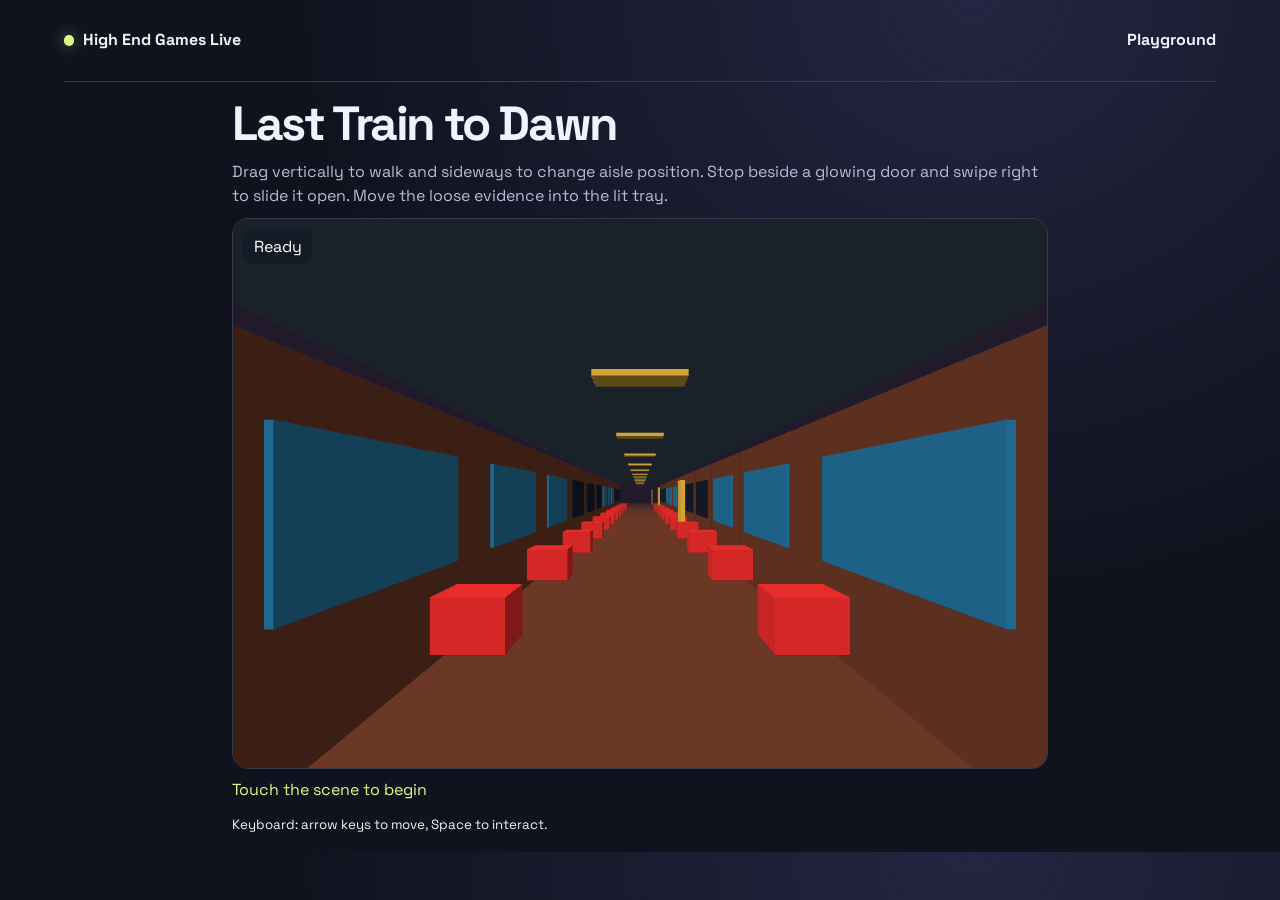
<file: games/last-train-to-dawn/index.html>
<!doctype html><html lang="en"><head><meta charset="utf-8"><meta name="viewport" content="width=device-width,initial-scale=1"><title>Last Train to Dawn — High End Games Live</title><link rel="stylesheet" href="../../playground.css"><link rel="stylesheet" href="../touch-field.css"><style>canvas{background:#101926}#message{min-height:1.5em;color:var(--tye-accent)}#hud{pointer-events:none;position:absolute;left:.65rem;top:.65rem;background:#151a29db;color:white;border-radius:.5rem;padding:.35rem .65rem}</style><script defer src="../worlds/world.js"></script></head><body data-world="train"><header class="tye-header"><a class="tye-brand" href="../../404.html#games">High End Games Live</a><a href="../../">Playground</a></header><main><h1>Last Train to Dawn</h1><p id="tips"></p><div class="field"><canvas tabindex="0" aria-label="Last Train to Dawn interactive 3D scene" aria-describedby="tips"></canvas><span id="hud">Ready</span></div><p id="message" role="status"></p><small>Keyboard: arrow keys to move, Space to interact.</small></main></body></html>
</file>
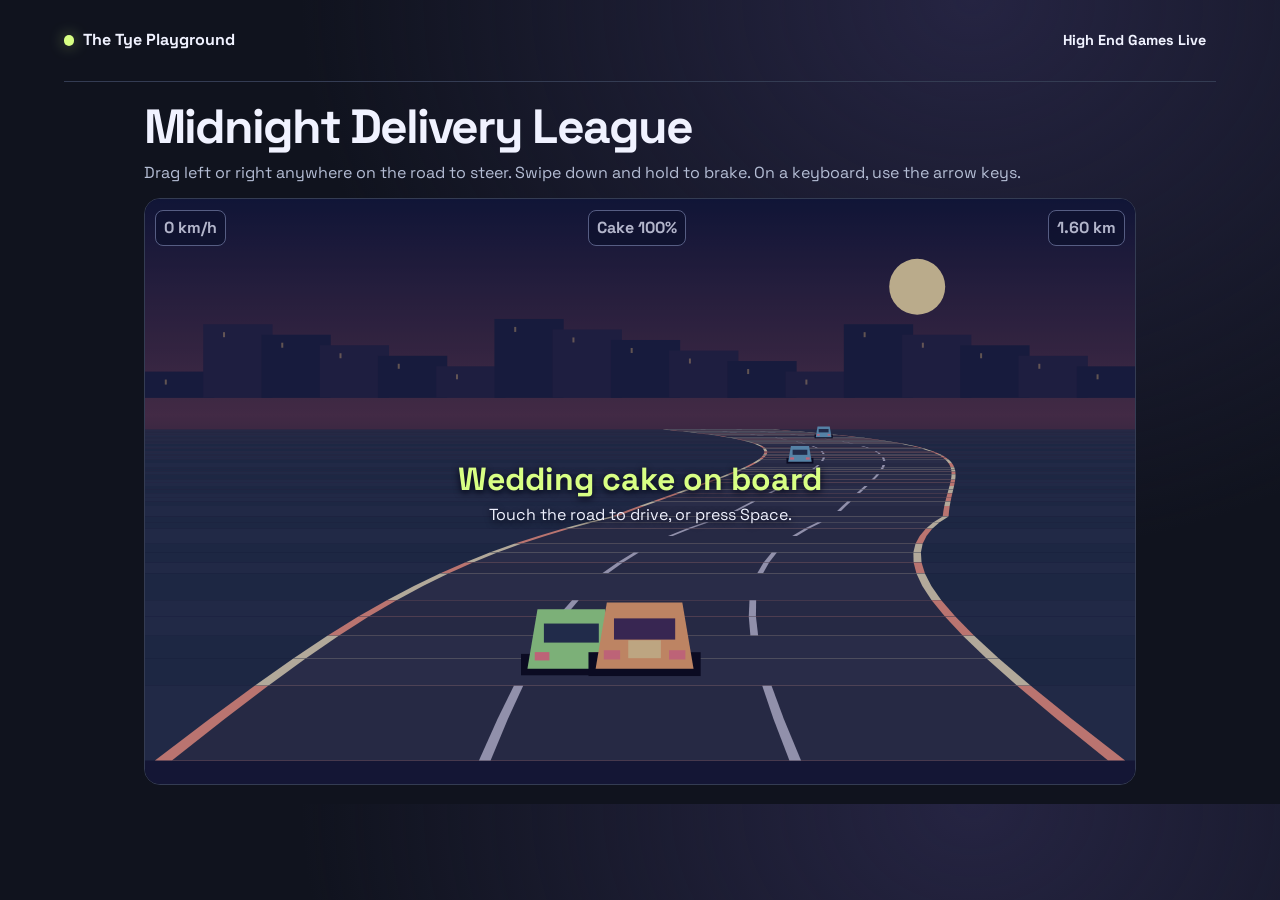
<file: games/midnight-delivery/index.html>
<!doctype html>
<html lang="en">
<head>
<meta charset="utf-8"><meta name="viewport" content="width=device-width,initial-scale=1">
<title>Midnight Delivery League — High End Games Live</title>
<link rel="stylesheet" href="../../playground.css"><link rel="stylesheet" href="drive.css">
<script src="drive.js" defer></script>
</head>
<body>
<header class="tye-header"><a class="tye-brand" href="../../">The Tye Playground</a><nav aria-label="Main"><a href="../../404.html#games">High End Games Live</a></nav></header>
<main>
<h1>Midnight Delivery League</h1>
<p id="controls">Drag left or right anywhere on the road to steer. Swipe down and hold to brake. On a keyboard, use the arrow keys.</p>
<div class="race">
<canvas id="road" tabindex="0" aria-label="Interactive race. Use left and right arrows to steer and down to brake." aria-describedby="controls"></canvas>
<div class="hud" aria-label="Race stats"><span id="speed">0 km/h</span><span id="cake">Cake 100%</span><span id="remaining">1.60 km</span></div>
<div class="overlay" id="overlay"><strong id="headline">Wedding cake on board</strong><span id="instruction">Touch the road to drive, or press Space.</span></div>
</div>
<p id="result" role="status"></p>
</main></body></html>
</file>
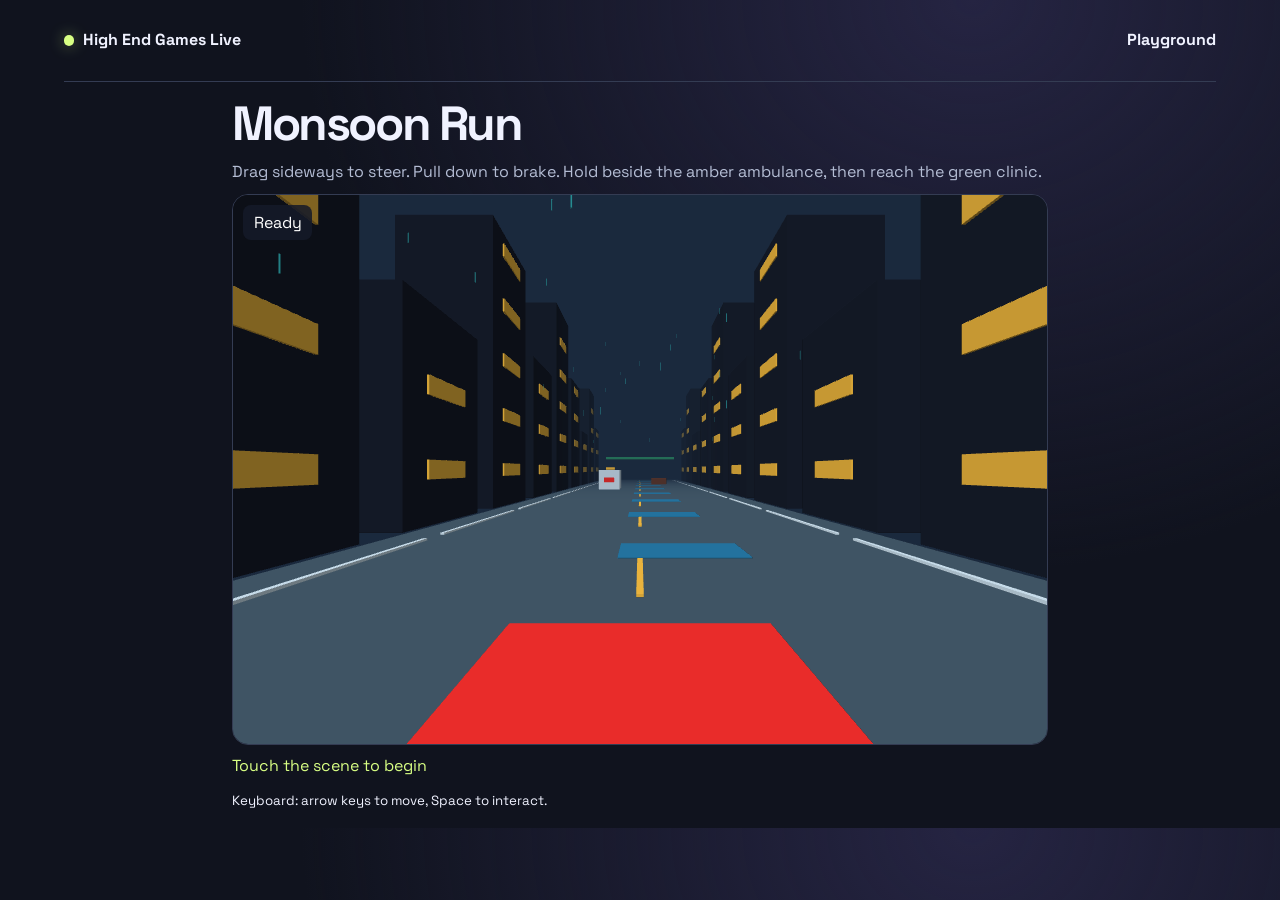
<file: games/monsoon-run/index.html>
<!doctype html><html lang="en"><head><meta charset="utf-8"><meta name="viewport" content="width=device-width,initial-scale=1"><title>Monsoon Run — High End Games Live</title><link rel="stylesheet" href="../../playground.css"><link rel="stylesheet" href="../touch-field.css"><style>canvas{background:#101926}#message{min-height:1.5em;color:var(--tye-accent)}#hud{pointer-events:none;position:absolute;left:.65rem;top:.65rem;background:#151a29db;color:white;border-radius:.5rem;padding:.35rem .65rem}</style><script defer src="../worlds/world.js"></script></head><body data-world="monsoon"><header class="tye-header"><a class="tye-brand" href="../../404.html#games">High End Games Live</a><a href="../../">Playground</a></header><main><h1>Monsoon Run</h1><p id="tips"></p><div class="field"><canvas tabindex="0" aria-label="Monsoon Run interactive 3D scene" aria-describedby="tips"></canvas><span id="hud">Ready</span></div><p id="message" role="status"></p><small>Keyboard: arrow keys to move, Space to interact.</small></main></body></html>
</file>
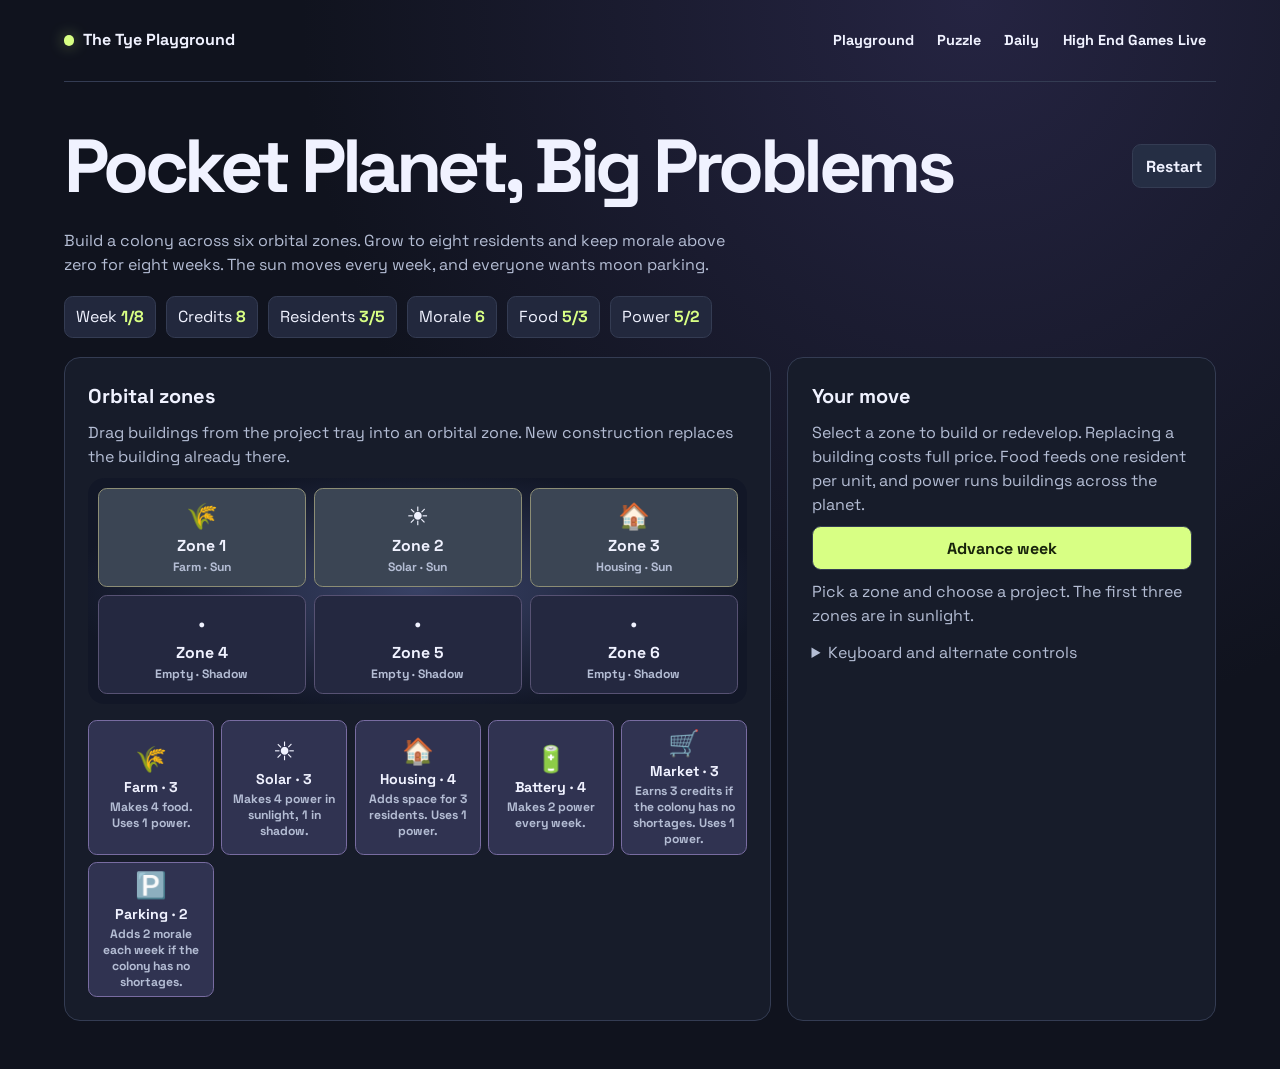
<file: games/pocket-planet/index.html>
<!doctype html>
<html lang="en">
<head>
<meta charset="utf-8">
<meta name="viewport" content="width=device-width,initial-scale=1">
<title>Pocket Planet, Big Problems — High End Games Live</title>
<meta name="description" content="Build a colony and keep it fed as sunlight shifts around its orbit.">
<link rel="stylesheet" href="../../playground.css">
<link rel="stylesheet" href="../games.css"><link rel="stylesheet" href="../gestures.css">
<script src="../arcade-games.js" defer></script>
</head>
<body data-game="pocket-planet">
<header class="tye-header"><a class="tye-brand" href="../../">The Tye Playground</a><nav aria-label="Main"><a href="../../">Playground</a><a href="../../#pattern">Puzzle</a><a href="../../#daily">Daily</a><a href="../../404.html#games">High End Games Live</a></nav></header>
<main>
<div class="heading"><h1>Pocket Planet, Big Problems</h1><button id="restart" type="button">Restart</button></div>
<p id="intro" class="intro"></p>
<div id="hud" class="hud" aria-label="Game status"></div>
<div class="layout">
<section class="panel" aria-labelledby="board-title"><h2 id="board-title"></h2><p id="gesture-help"></p><div id="board"></div></section>
<section class="panel"><h2>Your move</h2><p id="help"></p><div class="actions" id="actions" aria-label="Game actions" role="group"></div><p id="status" role="status"></p><details class="fallback"><summary>Keyboard and alternate controls</summary><div id="fallback-actions" class="actions"></div></details></section>
</div>
</main>
</body>
</html>
</file>
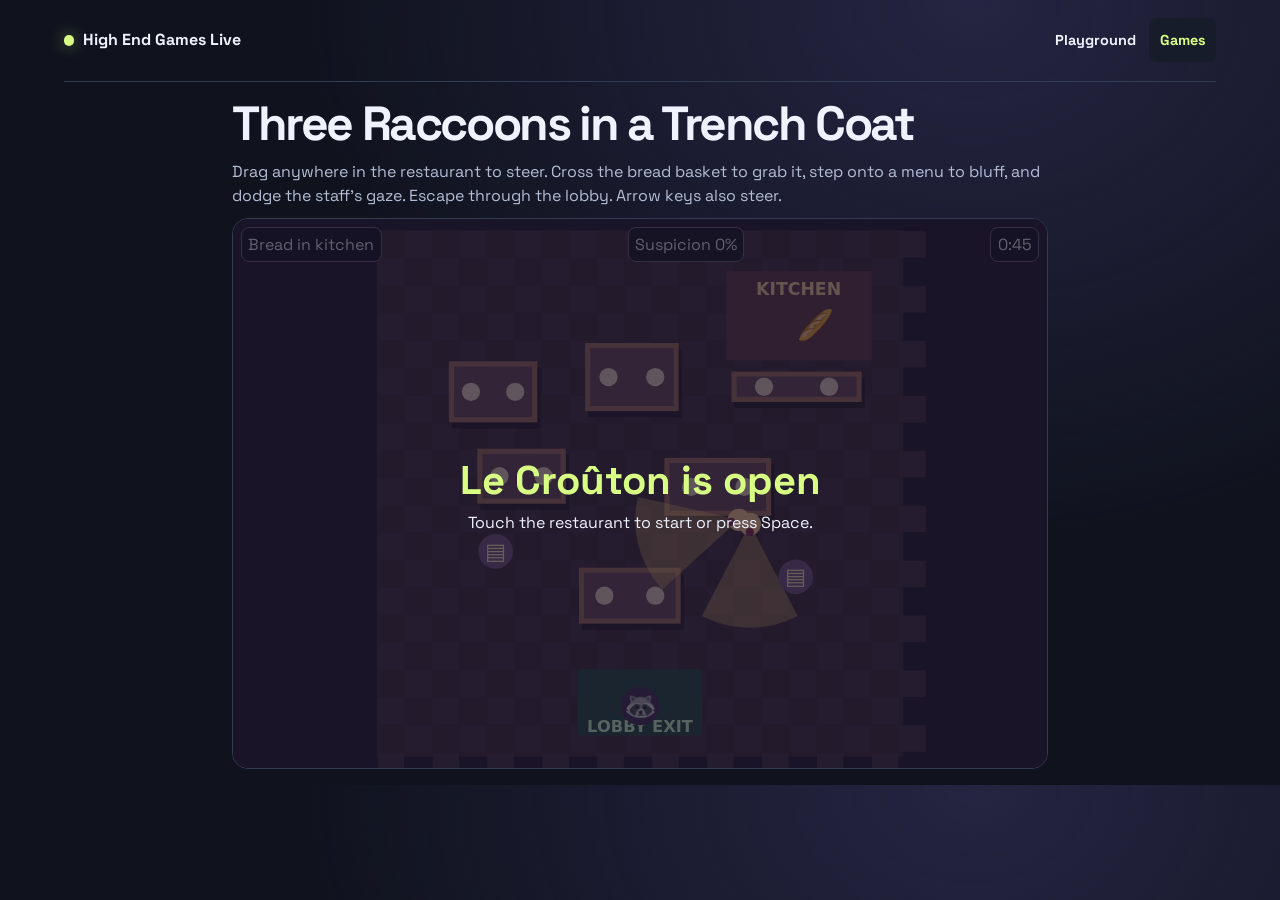
<file: games/three-raccoons/index.html>
<!doctype html>
<html lang="en">
<head>
<meta charset="utf-8"><meta name="viewport" content="width=device-width,initial-scale=1">
<title>Three Raccoons in a Trench Coat — High End Games Live</title>
<meta name="description" content="Steer three raccoons around the restaurant, outsmart the staff, and escape with the bread.">
<link rel="stylesheet" href="../../playground.css"><link rel="stylesheet" href="../touch-field.css">
<script src="stealth.js" defer></script>
</head>
<body>
<header class="tye-header"><a class="tye-brand" href="../../">High End Games Live</a><nav aria-label="Main"><a href="../../">Playground</a><a href="../../404.html#games" aria-current="page">Games</a></nav></header>
<main>
<h1>Three Raccoons in a Trench Coat</h1>
<p id="controls">Drag anywhere in the restaurant to steer. Cross the bread basket to grab it, step onto a menu to bluff, and dodge the staff’s gaze. Escape through the lobby. Arrow keys also steer.</p>
<div class="field">
<canvas id="restaurant" tabindex="0" aria-label="Restaurant stealth game" aria-describedby="controls"></canvas>
<div class="field-hud"><span id="bread">Bread in kitchen</span><span id="heat">Suspicion 0%</span><span id="clock">0:45</span></div>
<div class="field-cover" id="cover"><strong id="headline">Le Croûton is open</strong><span id="instruction">Touch the restaurant to start or press Space.</span></div>
</div>
<p id="status" role="status"></p>
</main>
</body>
</html>
</file>
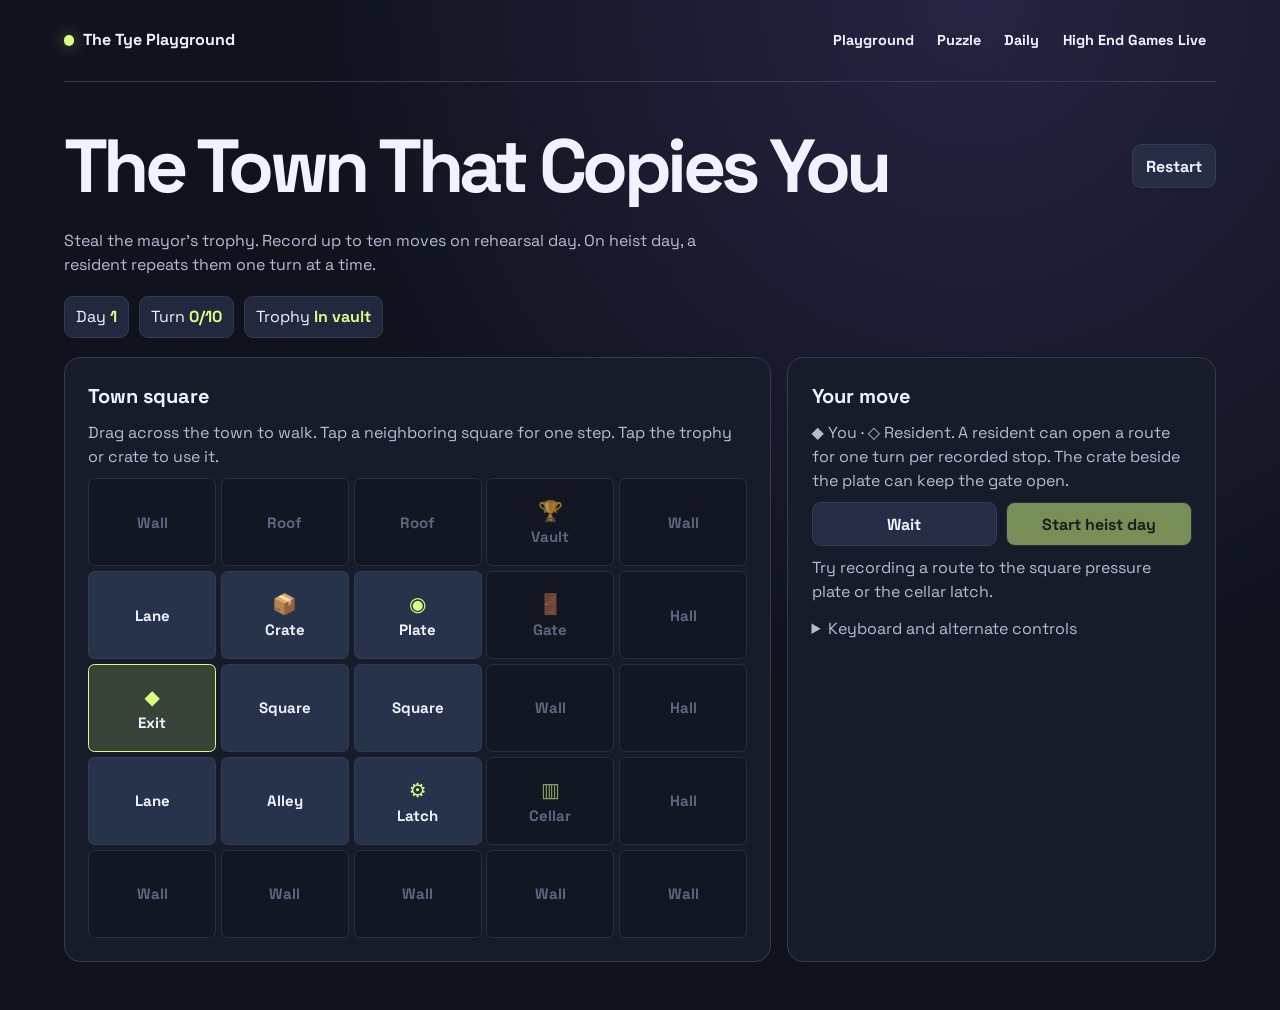
<file: games/town-that-copies-you/index.html>
<!doctype html>
<html lang="en">
<head>
<meta charset="utf-8">
<meta name="viewport" content="width=device-width,initial-scale=1">
<title>The Town That Copies You — High End Games Live</title>
<meta name="description" content="Use a resident’s replay of yesterday’s moves to steal the mayor’s trophy.">
<link rel="stylesheet" href="../../playground.css">
<link rel="stylesheet" href="../games.css"><link rel="stylesheet" href="../gestures.css">
<script src="../arcade-games.js" defer></script>
</head>
<body data-game="town-that-copies-you">
<header class="tye-header"><a class="tye-brand" href="../../">The Tye Playground</a><nav aria-label="Main"><a href="../../">Playground</a><a href="../../#pattern">Puzzle</a><a href="../../#daily">Daily</a><a href="../../404.html#games">High End Games Live</a></nav></header>
<main>
<div class="heading"><h1>The Town That Copies You</h1><button id="restart" type="button">Restart</button></div>
<p id="intro" class="intro"></p>
<div id="hud" class="hud" aria-label="Game status"></div>
<div class="layout">
<section class="panel" aria-labelledby="board-title"><h2 id="board-title"></h2><p id="gesture-help"></p><div id="board"></div></section>
<section class="panel"><h2>Your move</h2><p id="help"></p><div class="actions" id="actions" aria-label="Game actions" role="group"></div><p id="status" role="status"></p><details class="fallback"><summary>Keyboard and alternate controls</summary><div id="fallback-actions" class="actions"></div></details></section>
</div>
</main>
</body>
</html>
</file>
<file: playground.css>
@import url('https://fonts.googleapis.com/css2?family=Space+Grotesk:wght@400;500;600;700&family=Space+Mono:wght@400;700&display=swap');
:root{--tye-bg:#10131e;--tye-panel:#171c2a;--tye-line:#343c53;--tye-text:#f0f2ff;--tye-muted:#b4bdd4;--tye-accent:#d8ff84;--tye-focus:#ab9bff;--tye-font:'Space Grotesk',system-ui,sans-serif;--tye-backdrop:radial-gradient(ellipse at 76% 0%,#252442 0%,transparent 42rem),var(--tye-bg)}
.tye-header{width:min(72rem,calc(100% - 2rem));margin:auto;display:flex;align-items:center;justify-content:space-between;flex-wrap:wrap;gap:.45rem 1rem;padding:1.15rem 0;border-bottom:1px solid var(--tye-line);font:700 1rem/1.5 var(--tye-font);color:var(--tye-text)}
.tye-header nav{display:flex;gap:.15rem;flex-wrap:wrap;font-size:.9rem}
.tye-header a{display:inline-flex;align-items:center;min-height:44px;color:inherit;text-decoration:none}
.tye-header nav a{padding:.4rem .65rem;border-radius:.5rem}
.tye-header nav a:hover{background:var(--tye-panel)}
.tye-header nav [aria-current=page]{background:var(--tye-panel);color:var(--tye-accent)}
.tye-brand::before{content:"";display:inline-block;width:.65em;height:.65em;background:var(--tye-accent);border-radius:50%;margin-right:.55em;box-shadow:0 0 15px #d8ff8470}
.tye-header a:focus-visible,.play-link:focus-visible{outline:2px solid var(--tye-focus);outline-offset:3px}
  .arcade-grid{display:grid;grid-template-columns:repeat(3,minmax(0,1fr));gap:16px;margin:24px 0}
  .arcade-grid article{display:flex;flex-direction:column;border:1px solid #414862;border-radius:18px;overflow:hidden;background:#1e2335}
  .arcade-art{height:clamp(110px,20vw,195px);position:relative;overflow:hidden;background-size:20px 20px;background-image:linear-gradient(#ffffff13 1px,transparent 1px),linear-gradient(90deg,#ffffff13 1px,transparent 1px)}
  .arcade-art i{position:absolute;display:block}
  .sweep-art{background-color:#4c326e}
  .sweep-art i{width:44px;height:44px;border:2px solid #e7c8ff;border-radius:8px;transform:rotate(20deg);background:#7e52ba;box-shadow:0 0 24px #e7c8ff60}
  .sweep-art i:nth-child(1){left:18%;top:20%}.sweep-art i:nth-child(2){left:40%;top:53%;background:#d9ff86;border-color:#d9ff86}.sweep-art i:nth-child(3){left:69%;top:30%}
  .flight-art{background-color:#183952}
  .flight-art i{width:13%;height:33%;background:#80dfdb;border-radius:4px;box-shadow:0 0 20px #80dfdb60}
  .flight-art i:nth-child(1){left:62%;top:0}.flight-art i:nth-child(2){left:62%;bottom:0}.flight-art i:nth-child(3){left:24%;top:40%;width:33px;height:33px;border-radius:50%;background:#d9ff86}
  .arcade-copy{padding:clamp(14px,3vw,24px);display:flex;flex-direction:column;flex:1}
  .arcade-copy h3{font-size:24px;margin:0;color:inherit}
  .arcade-copy p:nth-of-type(2){margin-top:auto;padding-top:10px}
  .raccoon-art{display:grid;place-items:center;background-color:#50352e;font-size:clamp(48px,10vw,88px)}
  .arcade-copy .play-link{display:grid;place-items:center;text-decoration:none}
  .arcade-copy button,.arcade-copy .play-link{min-height:44px;border:0;border-radius:8px;background:#d9ff86;color:#19210f;padding:8px 12px;font:inherit;font-size:.95rem;font-weight:700;cursor:pointer}

.arcade-copy .play-link:hover,.arcade-copy button:hover{background:#eeffbe}
.playground-games .arcade-art{height:clamp(108px,14vw,145px)}
.playground-games .arcade-copy{padding:1rem}
.playground-games .arcade-copy p{margin:.5rem 0 1rem}
.playground-games .arcade-copy a{margin-top:auto}
@media(max-width:850px){.arcade-grid{grid-template-columns:repeat(2,minmax(0,1fr))}}
@media(max-width:590px){.arcade-grid{grid-template-columns:minmax(0,1fr)}.arcade-art{height:115px}}

.feature-art{display:grid;place-items:center;font-size:clamp(2rem,6vw,4.5rem)}
.town-that-copies-you-art{background-color:#284b41}
.haunted-mall-art{background-color:#462b5f}
.dungeon-landlord-art{background-color:#594137}
.midnight-delivery-art{background-color:#203d5c}
.pocket-planet-art{background-color:#343466}
.arcade-copy .play-link{margin-top:auto}
</file>
<file: games/afterlight-harbor/harbor.css>
*{box-sizing:border-box}html,body{margin:0;background:#101825;color:#f7f1e7;font:1rem/1.45 system-ui,sans-serif}.screen{position:relative;isolation:isolate;width:100%;height:100svh;min-height:330px;overflow:hidden}#scene{width:100%;height:100%;display:block;touch-action:none;outline:none}header{position:absolute;z-index:3;inset:0 0 auto;display:flex;align-items:center;gap:1rem;padding:max(10px,env(safe-area-inset-top)) max(14px,env(safe-area-inset-right)) 10px max(14px,env(safe-area-inset-left));background:linear-gradient(#101825bb,transparent);pointer-events:none}header a,button{pointer-events:auto;color:white;background:#141f2ee8;border:1px solid #8b9ba780;border-radius:.55rem;padding:.55rem .85rem;font:inherit;text-decoration:none;cursor:pointer}header span{font-size:.76rem;letter-spacing:.17em;font-weight:800;text-shadow:0 2px 5px #000}header button{margin-left:auto}.objective,.instruments{position:absolute;pointer-events:none}.objective{top:4rem;left:1rem;padding:.6rem .9rem;border-left:3px solid #ffbd68;background:#111d29df;max-width:min(22rem,90vw);border-radius:0 .4rem .4rem 0}.objective strong,.objective span{display:block}.objective strong{color:#ffca83}.instruments{bottom:max(1rem,env(safe-area-inset-bottom));left:1rem;right:1rem;display:flex;align-items:flex-end;justify-content:space-between}#map{width:clamp(93px,17vmin,150px);height:auto;border:1px solid #cbd6da99;border-radius:10px}.speed{display:flex;align-items:baseline;gap:.4rem;text-shadow:0 2px 8px #001;color:white;background:#101825c9;padding:.1rem .75rem;border-radius:.4rem}.speed b{font-size:clamp(2rem,6vw,3.5rem);font-variant-numeric:tabular-nums}.speed small{font-weight:700}#panel{position:absolute;inset:0;display:flex;align-items:flex-end;padding:clamp(1rem,6vw,5rem);background:linear-gradient(0deg,#101827de,transparent 85%)}.dialog{max-width:34rem;padding:1rem;background:#101926dd;border-left:3px solid #ffbd68;border-radius:0 .75rem .75rem 0}.area{color:#ffc487;letter-spacing:.2em;font-size:.78rem;font-weight:800}h1{margin:0;line-height:1.04;font-size:clamp(2.1rem,7vw,4.5rem);letter-spacing:-.055em}.dialog p{margin:.6rem 0}#controls{color:#cdd7de;font-size:.91rem}#go{margin-top:.45rem;color:#16212c;background:#ffd398;border:0;font-weight:750}button:focus-visible,a:focus-visible{outline:3px solid #ffc477;outline-offset:3px}#announce{position:absolute;clip-path:inset(50%);width:1px;height:1px;overflow:hidden}[hidden]{display:none!important}@media(max-height:440px){.dialog{padding:.55rem 1rem}.dialog .area{display:none}#panel{padding:.55rem 1rem}header span{display:none}}

#switch{margin-left:auto}#switch:not([hidden])+#pause{margin-left:0}@media(max-width:560px){header:has(#switch:not([hidden])) span{display:none}}
</file>
<file: games/touch-field.css>
*{box-sizing:border-box}
body{margin:0;background:var(--tye-backdrop);color:var(--tye-text);font:1rem/1.5 var(--tye-font)}
main{width:min(51rem,calc(100% - 1.5rem));margin:1rem auto}
h1{font-size:clamp(1.65rem,5vw,3rem);letter-spacing:-.05em;line-height:1.1;margin:0}
p{color:var(--tye-muted);margin:.6rem 0}
.field{position:relative;overflow:hidden;border:1px solid var(--tye-line);border-radius:1rem;background:#1e1728}
canvas{display:block;width:100%;height:clamp(315px,61svh,570px);touch-action:none}
canvas:focus-visible{outline:3px solid var(--tye-focus);outline-offset:-4px}
.field-hud,.field-cover{position:absolute;pointer-events:none}
.field-hud{inset:.5rem .5rem auto;display:flex;justify-content:space-between;gap:.25rem}
.field-hud span{background:#10131eee;border:1px solid #736481;border-radius:.5rem;padding:.3rem .4rem;font-size:clamp(.74rem,3vw,1rem)}
.field-cover{inset:0;background:#181326a8;display:grid;place-content:center;text-align:center;padding:1rem}
.field-cover[hidden]{display:none}
.field-cover strong{font-size:clamp(1.4rem,5vw,2.5rem);color:var(--tye-accent)}
</file>
<file: games/games.css>
*{box-sizing:border-box}
body{margin:0;min-height:100vh;background:var(--tye-backdrop);color:var(--tye-text);font:1rem/1.5 var(--tye-font)}
main{width:min(72rem,calc(100% - 2rem));margin:2rem auto 3rem}
h1{font-size:clamp(2.2rem,7vw,4.7rem);letter-spacing:-.06em;line-height:1;margin:.2em 0}
h2{margin:0 0 .6rem;font-size:1.25rem}
p{margin:.6rem 0;color:var(--tye-muted)}
.intro{max-width:67ch}
.hud,.actions,.heading{display:flex;flex-wrap:wrap;gap:.6rem}
.heading{align-items:center;justify-content:space-between}
.hud{margin:1.2rem 0}
.hud span{background:#22283d;border:1px solid var(--tye-line);border-radius:.55rem;padding:.5rem .7rem}
.hud strong{color:var(--tye-accent)}
.layout{display:grid;grid-template-columns:minmax(0,1.4fr) minmax(0,1fr);gap:1rem}
.panel{padding:clamp(.8rem,2.5vw,1.45rem);background:var(--tye-panel);border:1px solid var(--tye-line);border-radius:1rem}
button{min-height:44px;padding:.5rem .8rem;font:700 1rem var(--tye-font);border:1px solid var(--tye-line);border-radius:.55rem;background:#252e44;color:var(--tye-text);cursor:pointer}
button:hover:not(:disabled){border-color:var(--tye-accent);background:#303c53}
button:disabled{opacity:.5;cursor:default}
button:focus-visible{outline:2px solid var(--tye-focus);outline-offset:3px}
.actions button{flex:1 1 9rem}
.actions .primary{background:var(--tye-accent);color:#18240b}
.actions .primary:hover:not(:disabled){background:#efffc7}
.map{display:grid;grid-template-columns:repeat(5,minmax(0,1fr));gap:.3rem}
.tile{display:grid;place-content:center;min-height:clamp(43px,8vw,75px);text-align:center;background:#26334a;border:1px solid var(--tye-line);border-radius:.4rem;font-size:clamp(.7rem,2vw,.94rem);overflow-wrap:anywhere}
.tile b{font-size:1.25rem;color:var(--tye-accent)}
.tile.blocked{background:#121521;color:#8d9ab8}
.tile.player{border-color:var(--tye-accent);background:#384438}
.tile.echo{box-shadow:inset 0 0 0 2px var(--tye-focus)}
.list{list-style:none;margin:0;padding:0;display:grid;gap:.55rem}
.list li{background:#22283d;border:1px solid var(--tye-line);border-radius:.55rem;padding:.65rem .8rem}
.list strong{color:var(--tye-accent)}
.outcome{color:var(--tye-accent);font-weight:700}
@media(max-width:700px){.layout{grid-template-columns:1fr}}
</file>
<file: games/gestures.css>
#board{position:relative}
#board.complete{opacity:.68}
#board.complete button{pointer-events:none}
.town-map,.mall-floor,.object-tray{touch-action:none}
.town-map .tile,.room-object,.orbit-zone,.game-card,.ghost-piece{display:grid;place-content:center;gap:.2rem;text-align:center}
.town-map .tile{min-height:clamp(54px,10vw,88px);padding:2px;cursor:grab}
.town-map .tile b:empty{display:none}
.town-map .tile.blocked{opacity:.6}
.mall-floor,.planet-surface{display:grid;grid-template-columns:repeat(3,minmax(0,1fr));gap:.5rem;padding:.6rem;border-radius:1rem;background:radial-gradient(ellipse,#384165,#121727 75%);margin-bottom:1rem}
.room-object,.orbit-zone{min-height:89px;padding:.35rem;font-size:clamp(.78rem,2.8vw,.99rem)}
.room-object b,.orbit-zone b,.game-card b,.ghost-piece b{font-size:1.6rem}
.ghost-piece{grid-column:2;min-height:62px;cursor:grab;border-color:var(--tye-focus);background:#40336c}
.scene-notes{margin:.55rem 0}
.scene-notes li{font-size:.9rem}
.drop-zone{padding:1rem;border:2px dashed var(--tye-focus);border-radius:.6rem;text-align:center;color:var(--tye-muted);margin-block:.7rem;background:#16192a}
.object-tray{display:grid;grid-template-columns:repeat(auto-fit,minmax(min(100%,115px),1fr));gap:.45rem}
.game-card{padding:.4rem;min-height:106px;font-size:.89rem;cursor:grab;background:#303351;border-color:#786ca1}
.game-card small,.orbit-zone small{font-size:.76rem;color:var(--tye-muted)}
.game-card[aria-disabled=true]:not([data-grab]){opacity:.55}
.orbit-zone{min-height:99px;background:#3b4554;border-color:#8c8d75}
.orbit-zone.shadow{background:#242840;border-color:#575273}
.drag-ghost{position:fixed;z-index:1000;left:0;top:0;pointer-events:none;font-size:2.3rem;filter:drop-shadow(0 4px 8px #000)}
.layout{grid-template-columns:minmax(0,1.65fr) minmax(0,1fr)}
#actions:empty{display:none}
.fallback{margin-top:.8rem}
.fallback summary{cursor:pointer;color:var(--tye-muted)}
.fallback .actions{margin-top:.6rem}
@media(max-width:700px){.layout{grid-template-columns:1fr}}
@media(max-width:700px){.object-tray{grid-template-columns:repeat(3,minmax(0,1fr))}.game-card{min-height:82px}.orbit-zone{min-height:74px}.planet-surface{margin-bottom:.5rem}}
</file>
<file: games/midnight-delivery/drive.css>
*{box-sizing:border-box}
body{margin:0;background:var(--tye-backdrop);color:var(--tye-text);font:1rem/1.5 var(--tye-font)}
main{width:min(62rem,calc(100% - 2rem));margin:1.2rem auto}
h1{font-size:clamp(1.8rem,5vw,3rem);letter-spacing:-.04em;line-height:1.1;margin:0}
p{color:var(--tye-muted);margin:.45rem 0 .8rem}
.race{position:relative;overflow:hidden;border:1px solid var(--tye-line);border-radius:1rem;background:#100e26}
canvas{display:block;width:100%;height:clamp(340px,65svh,650px);touch-action:none;cursor:grab}
canvas:active{cursor:grabbing}
canvas:focus-visible{outline:3px solid var(--tye-focus);outline-offset:-4px}
.hud,.overlay{position:absolute;pointer-events:none}
.hud{inset:.7rem .65rem auto;display:flex;justify-content:space-between;gap:.3rem;font-weight:700}
.hud span{background:#11132be8;border:1px solid #717a9e;padding:.3rem .5rem;border-radius:.5rem;font-size:clamp(.8rem,3.4vw,1rem)}
.overlay{inset:0;display:grid;place-content:center;text-align:center;padding:1rem;text-shadow:0 2px 7px #030311;background:#0e103b45}
.overlay strong{font-size:clamp(1.25rem,5vw,2rem);color:var(--tye-accent)}
.overlay[hidden]{display:none}
</file>
